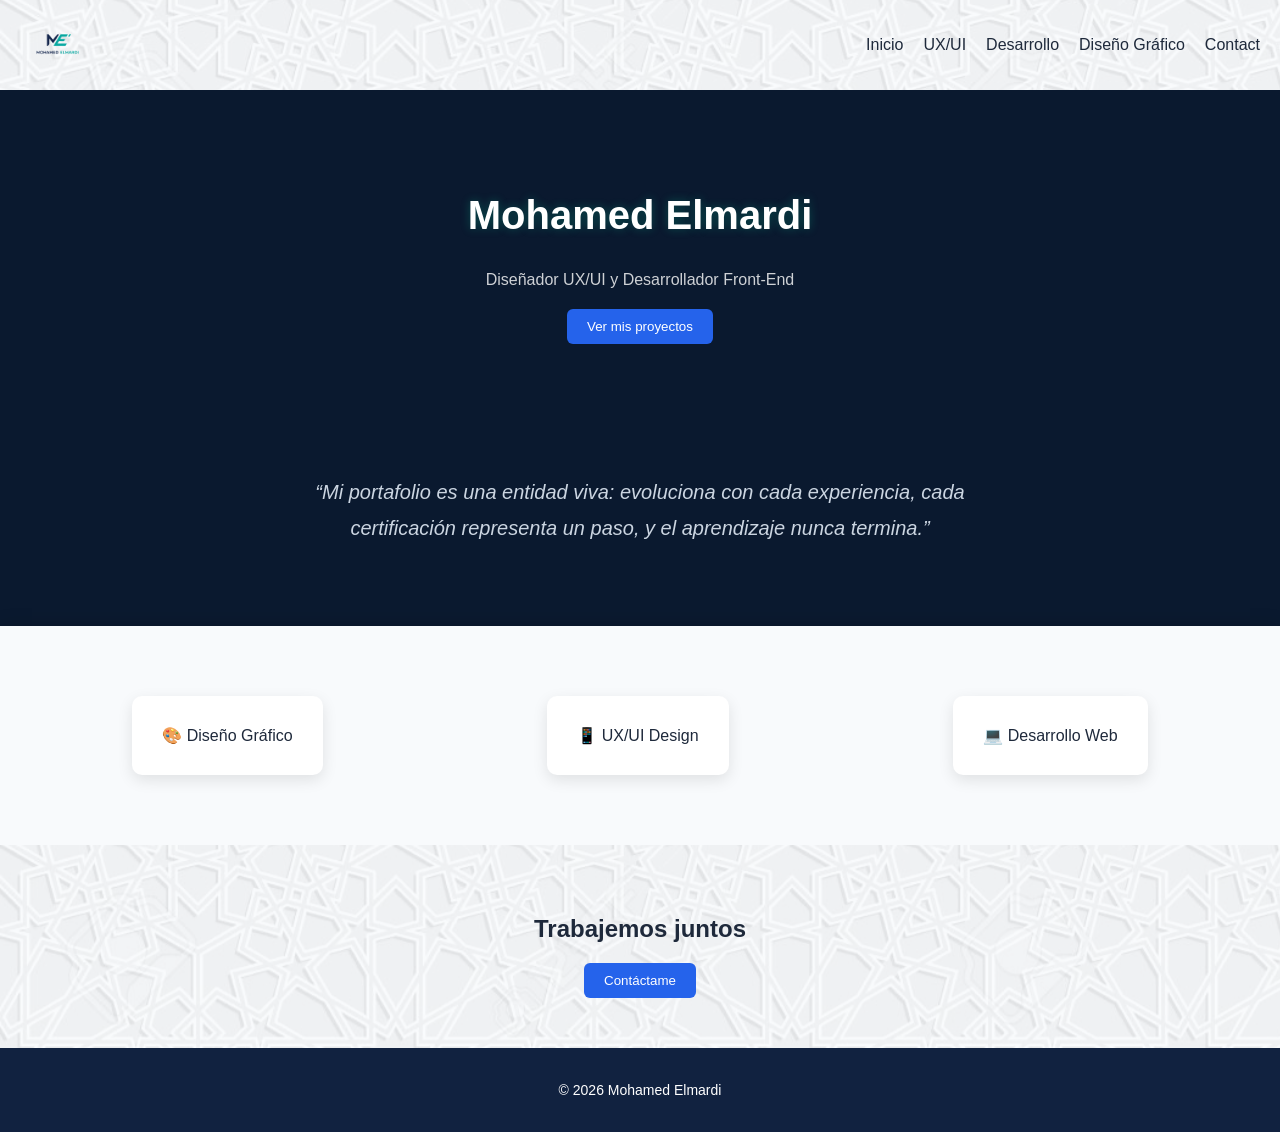
<file: index.html>
<!DOCTYPE html>
<html lang="en">
<head>
  <meta charset="UTF-8">
  <meta name="viewport" content="width=device-width, initial-scale=1.0">
  <title>Mohamed Elmardi</title>
  <link rel="stylesheet" href="style.css">
</head>

<body>

<header class="navbar">
  <img src="image/Logo-moderno.png" alt="logo" width="75">

  <div class="menu-toggle">☰</div>

<nav>
  <a href="index.html">Inicio</a>
  <a href="ux-ui.html">UX/UI</a>
  <a href="dev.html">Desarrollo</a>
  <a href="graphic.html">Diseño Gráfico</a>
  <a href="contact.html">Contact</a>
</nav>
</header>
<main>
<section class="hero">
  <div class="hero-text">
    <h1>Mohamed Elmardi</h1>
    <p>Diseñador UX/UI y Desarrollador Front-End</p>
    <a href="dev.html">
    <button>Ver mis proyectos</button>
    </a>
  </div>
</section>

<section class="portfolio-quote">
  <p>
    “Mi portafolio es una entidad viva:
    evoluciona con cada experiencia,
    cada certificación representa un paso,
    y el aprendizaje nunca termina.”
  </p>
</section>

<section class="services" id="services">

  <a href="graphic.html" class="card">
    🎨 Diseño Gráfico
  </a>

  <a href="ux-ui.html" class="card">
    📱 UX/UI Design
  </a>

  <a href="dev.html" class="card">
    💻 Desarrollo Web
  </a>

</section>

<section class="contact">
  <h2>Trabajemos juntos</h2>

  <a href="contact.html">
    <button>Contáctame</button>
  </a>
</section>
</main>


<footer class="footer">
  <p>© 2026 Mohamed Elmardi</p>
</footer>

<script>

const elements = document.querySelectorAll(".card");

const observer = new IntersectionObserver(entries => {
  entries.forEach(entry => {
    if(entry.isIntersecting){
      entry.target.classList.add("show");
    }
  });
});

elements.forEach(el => observer.observe(el));


// ===== mobile menu =====

const menuToggle = document.querySelector(".menu-toggle");
const nav = document.querySelector(".navbar nav");

if(menuToggle && nav){

  menuToggle.addEventListener("click", () => {
    nav.classList.toggle("active");
  });

}

</script>
</body>
</html>
</file>
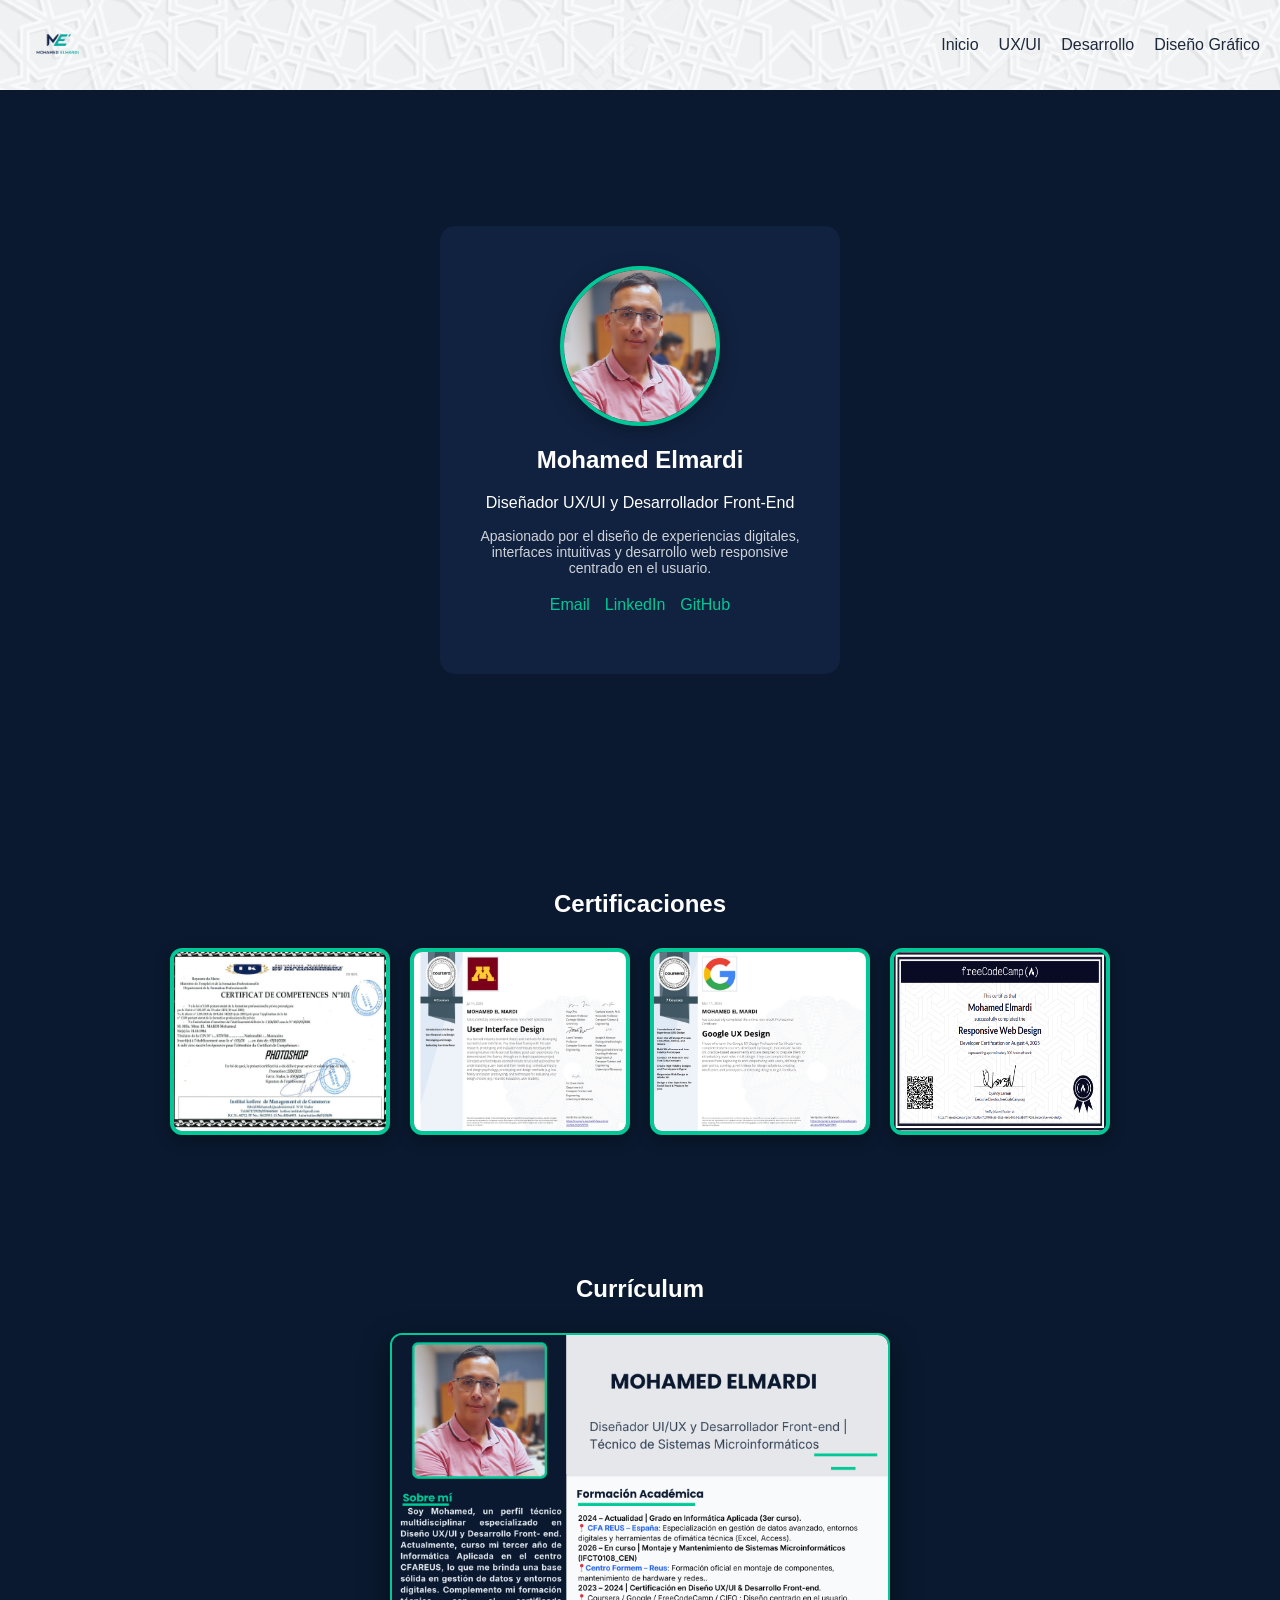
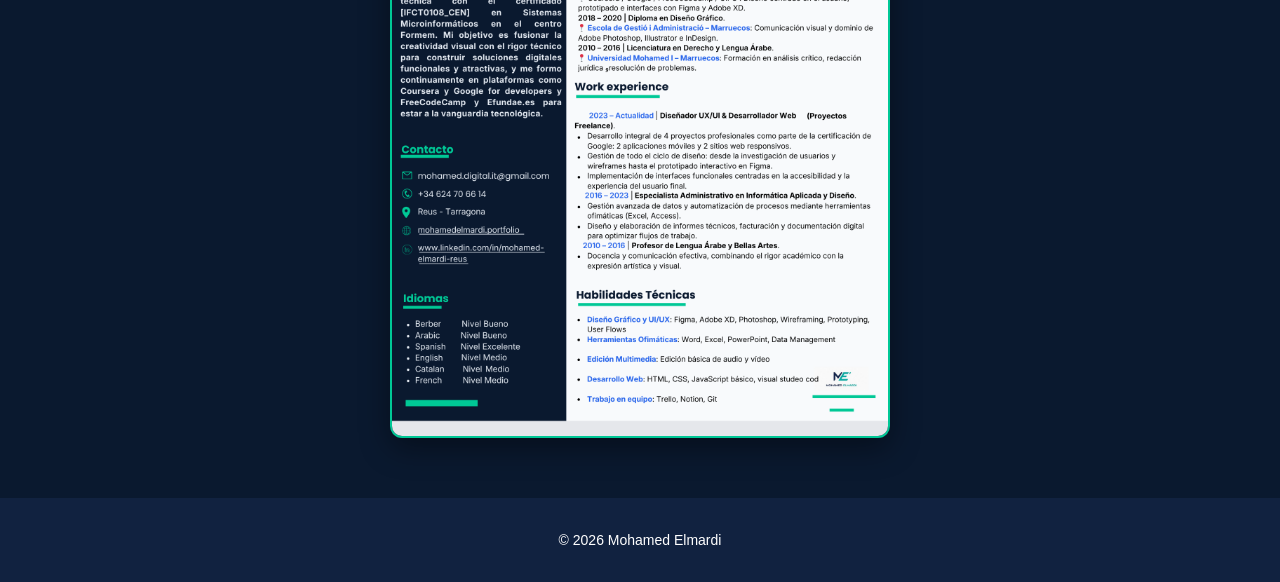
<file: contact.html>
<!DOCTYPE html>
<html lang="es">
<head>
  <meta charset="UTF-8">
  <meta name="viewport" content="width=device-width, initial-scale=1.0">
  <title>Contacto</title>
  <link rel="stylesheet" href="style.css">
</head>
<body>

<header class="navbar">
  <img src="image/Logo-moderno.png" alt="logo" width="75">

  <div class="menu-toggle">☰</div>

  <nav>
  <a href="index.html">Inicio</a>
  <a href="ux-ui.html">UX/UI</a>
  <a href="dev.html">Desarrollo</a>
  <a href="graphic.html">Diseño Gráfico</a>
</nav>
</header>

<section class="contact-page">

  <div class="contact-card">

    <img src="image/elmardi-pro.jpg" alt="Foto de Mohamed Elmardi">

    <h2>Mohamed Elmardi</h2>
    <p>Diseñador UX/UI y Desarrollador Front-End</p>

    <p class="contact-desc">
      Apasionado por el diseño de experiencias digitales,
      interfaces intuitivas y desarrollo web responsive
      centrado en el usuario.
    </p>

    <div class="contact-links">
      <a href="mailto:mohamed.digital.it@email.com">Email</a>
      <a href="https://www.linkedin.com/in/mohamed-elmardi-reus" target="_blank">LinkedIn</a>
      <a href="https://github.com/designmeddevlop" target="_blank">GitHub</a>
    </div>

  </div>

</section>

<section class="certifications">

  <h2>Certificaciones</h2>

  <div class="cert-grid">

    <img src="image/grafic-de-3.jpg"
         alt="Certificado UX"
         class="cert-img">

    <img src="image/ui-de-2.jpg"
         alt="Certificado UI"
         class="cert-img">

    <img src="image/ux-de-1.jpg"
         alt="Responsive Web Design"
         class="cert-img">

    <img src="image/cartafica-html.png"
         alt="Responsive Web Design"
         class="cert-img">     

  </div>

</section>

<section class="cv-preview">

  <h2>Currículum</h2>

  <img
    src="image/cv-elmardi.png"
    alt="CV Mohamed Elmardi"
    class="cert-img"
  >

</section>

<footer class="footer">
  <p>© 2026 Mohamed Elmardi</p>
</footer>

<script>
const elements = document.querySelectorAll(".card");

const observer = new IntersectionObserver(entries => {
  entries.forEach(entry => {
    if(entry.isIntersecting){
      entry.target.classList.add("show");
    }
  });
});

elements.forEach(el => observer.observe(el));

// ===== mobile menu =====

const menuToggle = document.querySelector(".menu-toggle");
const nav = document.querySelector(".navbar nav");

menuToggle.addEventListener("click", () => {
  nav.classList.toggle("active");
});
</script>
</body>
</html>
</file>
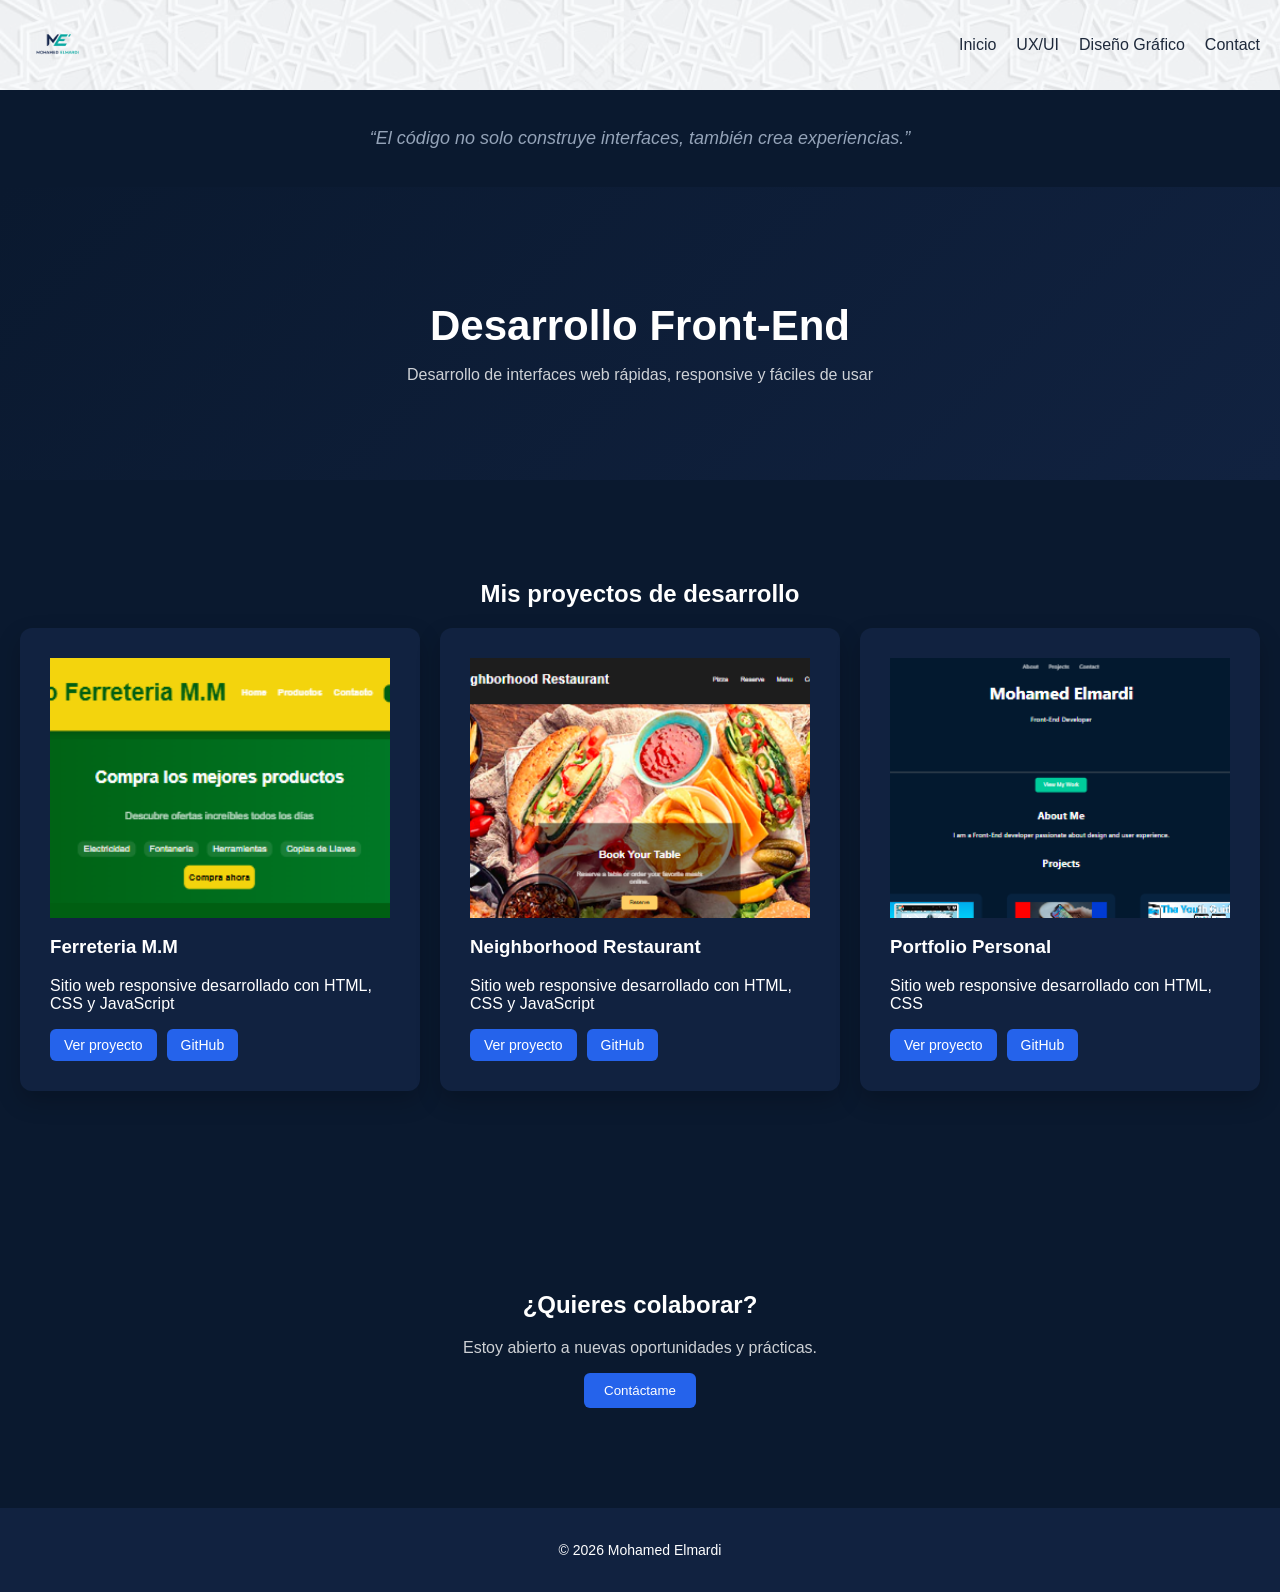
<file: dev.html>
<!DOCTYPE html>
<html lang="en">
<head>
  <meta charset="UTF-8">
  <meta name="viewport" content="width=device-width, initial-scale=1.0">
  <title>Development</title>
  <link rel="stylesheet" href="style.css">
</head>
<body>

<header class="navbar">
    <img src="image/Logo-moderno.png" alt="logo" width="75">

    <div class="menu-toggle">☰</div>

  <nav>
    <a href="index.html">Inicio</a>
    <a href="ux-ui.html">UX/UI</a>
    <a href="graphic.html">Diseño Gráfico</a>
    <a href="contact.html">Contact</a>
  </nav>
</header>
<section class="page-quote">
  <p>“El código no solo construye interfaces,
también crea experiencias.”</p>
</section>
  
<section class="page-hero">
<h1>Desarrollo Front-End</h1>
<p>Desarrollo de interfaces web rápidas, responsive y fáciles de usar</p>
</section>

<section class="projects">

  <h2 style="text-align:center;">Mis proyectos de desarrollo</h2>

  <div class="grid">

    <!-- Project 1 -->
     <div class="project card">
      <a href="https://designmeddevlop.github.io/brico-ferreteria-m-m/" target="_blank">
      <img src="image/brico-1.png" alt="Landing Page" loading="lazy">
      </a>
      <h3>Ferreteria M.M</h3>

      <p>Sitio web responsive desarrollado con HTML, CSS y JavaScript</p>

      <div class="project-buttons">
        <a href="https://github.com/designmeddevlop/brico-ferreteria-m-m" target="_blank">Ver proyecto</a>
        <a href="https://github.com/designmeddevlop" target="_blank">GitHub</a>
      </div>
    </div>
    

    <!-- Project 2 -->
     <div class="project card">
    <a href="https://designmeddevlop.github.io/Neighborhood-Restaurant/" target="_blank">
      <img src="image/restaurant-1.png" alt="JavaScript App" loading="lazy">
    </a>
      <h3>Neighborhood Restaurant</h3>

      <p>Sitio web responsive desarrollado con HTML, CSS y JavaScript</p>

      <div class="project-buttons">
        <a href="https://github.com/designmeddevlop/Neighborhood-Restaurant" target="_blank">Ver proyecto</a>
        <a href="https://github.com/designmeddevlop" target="_blank">GitHub</a>
      </div>
       </div>

    <!-- Project 3 -->
     <div class="project card">
    <a href="https://designmeddevlop.github.io/Multi-project-portfolio/" target="_blank">
      <img src="image/porta-1.png" alt="JavaScript App" loading="lazy">
    </a>
      <h3>Portfolio Personal</h3>

      <p>Sitio web responsive desarrollado con HTML, CSS</p>

      <div class="project-buttons">
        <a href="https://github.com/designmeddevlop/Multi-project-portfolio" target="_blank">Ver proyecto</a>
        <a href="https://github.com/designmeddevlop" target="_blank">GitHub</a>
      </div>
    </div>

  </div>

</section>

<section class="cta">
  <h2>¿Quieres colaborar?</h2>
  <p>Estoy abierto a nuevas oportunidades y prácticas.</p>
  <a href="contact.html">
  <button>Contáctame</button>
</a>
</section>

<footer class="footer">
  <p>© 2026 Mohamed Elmardi</p>
</footer>

<script>
const elements = document.querySelectorAll(".card");

const observer = new IntersectionObserver(entries => {
  entries.forEach(entry => {
    if(entry.isIntersecting){
      entry.target.classList.add("show");
    }
  });
});

elements.forEach(el => observer.observe(el));

// ===== mobile menu =====

const menuToggle = document.querySelector(".menu-toggle");
const nav = document.querySelector(".navbar nav");

menuToggle.addEventListener("click", () => {
  nav.classList.toggle("active");
});
</script>

</body>
</html>
</file>
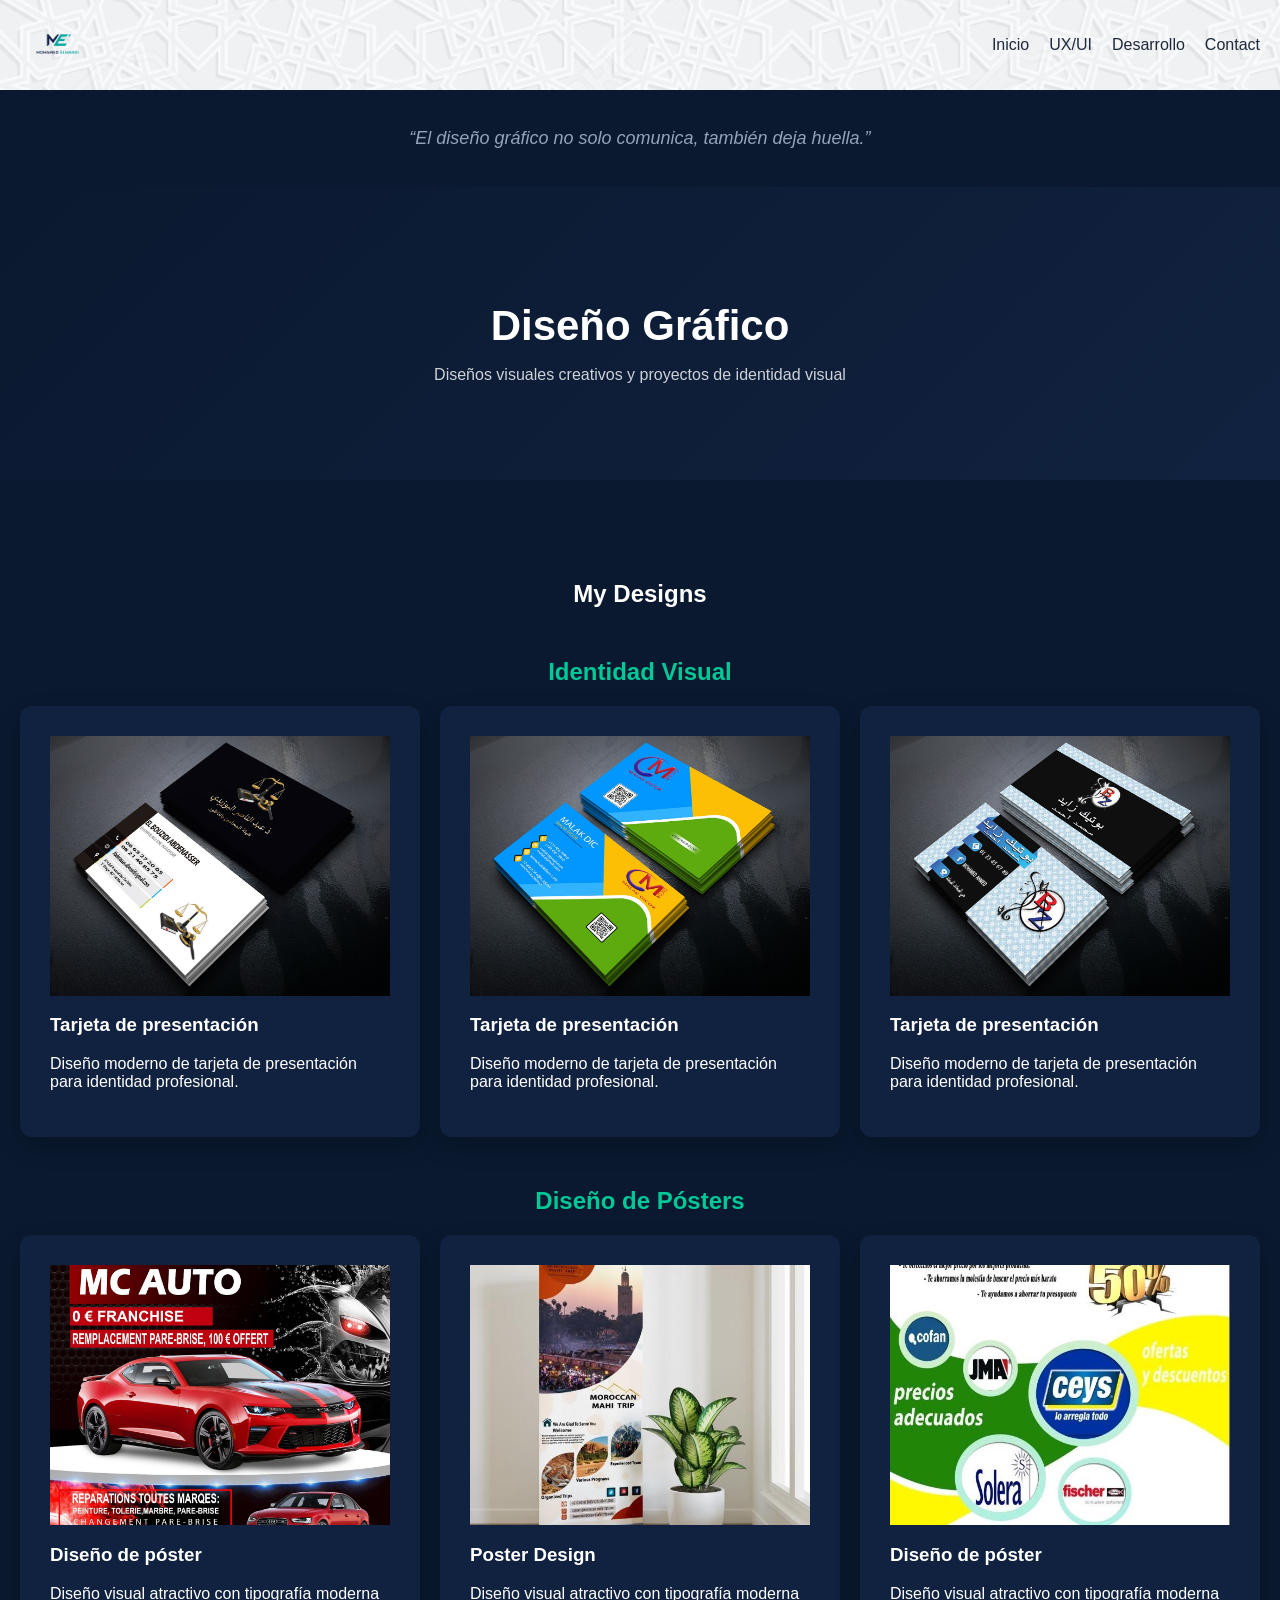
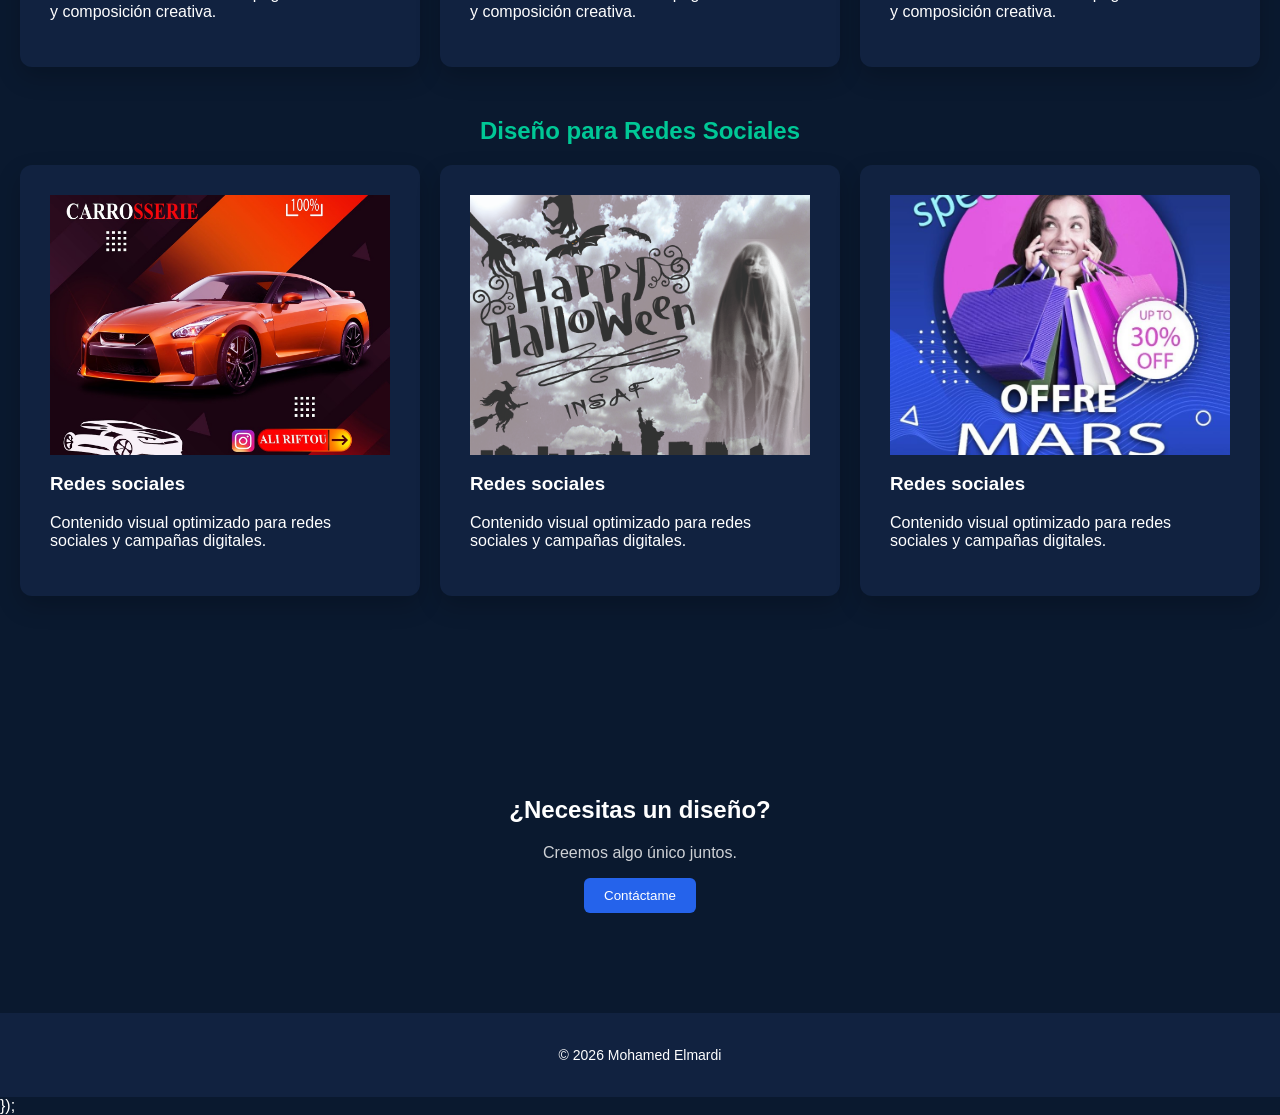
<file: graphic.html>
<!DOCTYPE html>
<html lang="en">
<head>
  <meta charset="UTF-8">
  <meta name="viewport" content="width=device-width, initial-scale=1.0">
  <title>Diseño Gráfico</title>
  <link rel="stylesheet" href="style.css">
</head>
<body>

<header class="navbar">
    <img src="image/Logo-moderno.png" alt="logo" width="75">

    <div class="menu-toggle">☰</div>


  <nav>
    <a href="index.html">Inicio</a>
    <a href="ux-ui.html">UX/UI</a>
    <a href="dev.html">Desarrollo</a>
    <a href="contact.html">Contact</a>
  </nav>
</header>
<section class="page-quote">
  <p>“El diseño gráfico no solo comunica,
también deja huella.”</p>
</section>
<section class="page-hero">
  <h1>Diseño Gráfico</h1>
  <p>Diseños visuales creativos y proyectos de identidad visual</p>
</section>

<section class="projects">

  <h2 style="text-align:center;">My Designs</h2>
  <h3 class="section-subtitle">Identidad Visual</h3>

  <div class="grid">

    <!-- Design 1 -->
    <div class="project card">
      <img src="image/card-bou-1.jpg" alt="Branding Design">

      <h3>Tarjeta de presentación</h3>

      <p>Diseño moderno de tarjeta de presentación para identidad profesional.</p>
    </div>

    <!-- Design 2 -->
    <div class="project card">
      <img src="image/card-mala.jpg" alt="Branding Design">

      <h3>Tarjeta de presentación</h3>

      <p>Diseño moderno de tarjeta de presentación para identidad profesional.</p>
    </div>

    <!-- Design 3 -->
    <div class="project card">
      <img src="image/card-mus-1.jpg" alt="Branding Design">

      <h3>Tarjeta de presentación</h3>

      <p>Diseño moderno de tarjeta de presentación para identidad profesional.</p>
    </div>

  </div>
  
  <h3 class="section-subtitle">Diseño de Pósters</h3>

  <div class="grid">

    <!-- Design 1 -->
    <div class="project card">
      <img src="image/poster-1.jpg" alt="Poster Design">

      <h3>Diseño de póster</h3>

      <p>Diseño visual atractivo con tipografía moderna y composición creativa.</p>
    </div>

    <!-- Design 2 -->
    <div class="project card">
      <img src="image/poster-4.jpg" alt="Poster Design">

      <h3>Poster Design</h3>

      <p>Diseño visual atractivo con tipografía moderna y composición creativa.</p>
    </div>

    <!-- Design 3 -->
    <div class="project card">
      <img src="image/poster-3.jpg" alt="Poster Design">

      <h3>Diseño de póster</h3>

      <p>Diseño visual atractivo con tipografía moderna y composición creativa.</p>
    </div>

  </div>

  <h3 class="section-subtitle">Diseño para Redes Sociales</h3>

  <div class="grid">

    <!-- Design 1 -->
    <div class="project card">
      <img src="image/social-1.jpg" alt="Social Media Design">

      <h3>Redes sociales</h3>

      <p>Contenido visual optimizado para redes sociales y campañas digitales.</p>
    </div>

    <!-- Design 2 -->
    <div class="project card">
      <img src="image/social-2.jpg" alt="Social Media Design">

      <h3>Redes sociales</h3>

      <p>Contenido visual optimizado para redes sociales y campañas digitales.</p>
    </div>

    <!-- Design 3 -->
    <div class="project card">
      <img src="image/social-3.jpg" alt="Social Media Design">

      <h3>Redes sociales</h3>

      <p>Contenido visual optimizado para redes sociales y campañas digitales.</p>
    </div>

  </div>

</section>

<section class="cta">
  <h2>¿Necesitas un diseño?</h2>
  <p>Creemos algo único juntos.</p>

  <a href="contact.html">
  <button>Contáctame</button>
</a>
</section>

<div class="image-modal" id="imageModal">
  <span class="close-modal">&times;</span>

  <img class="modal-content" id="modalImage">
</div>

<footer class="footer">
  <p>© 2026 Mohamed Elmardi</p>
</footer>



<script>

const modal = document.getElementById("imageModal");

const modalImg =
document.getElementById("modalImage");

const images =
document.querySelectorAll(".project img");

const closeBtn =
document.querySelector(".close-modal");

images.forEach(image => {

  image.addEventListener("click", () => {

    modal.style.display = "block";

    modalImg.src = image.src;

  });

});

closeBtn.addEventListener("click", () => {

  modal.style.display = "none";

});

modal.addEventListener("click", (e) => {

  if(e.target === modal){

    modal.style.display = "none";

  }

});

</script>
<script>
const elements = document.querySelectorAll(".card");

const observer = new IntersectionObserver(entries => {
  entries.forEach(entry => {
    if(entry.isIntersecting){
      entry.target.classList.add("show");
    }
  });
});

elements.forEach(el => observer.observe(el));

// ===== mobile menu =====

const menuToggle = document.querySelector(".menu-toggle");
const nav = document.querySelector(".navbar nav");

menuToggle.addEventListener("click", () => {
  nav.classList.toggle("active");
});
</script>

</body>
</html>

});

</script>


</body>
</html>
</file>
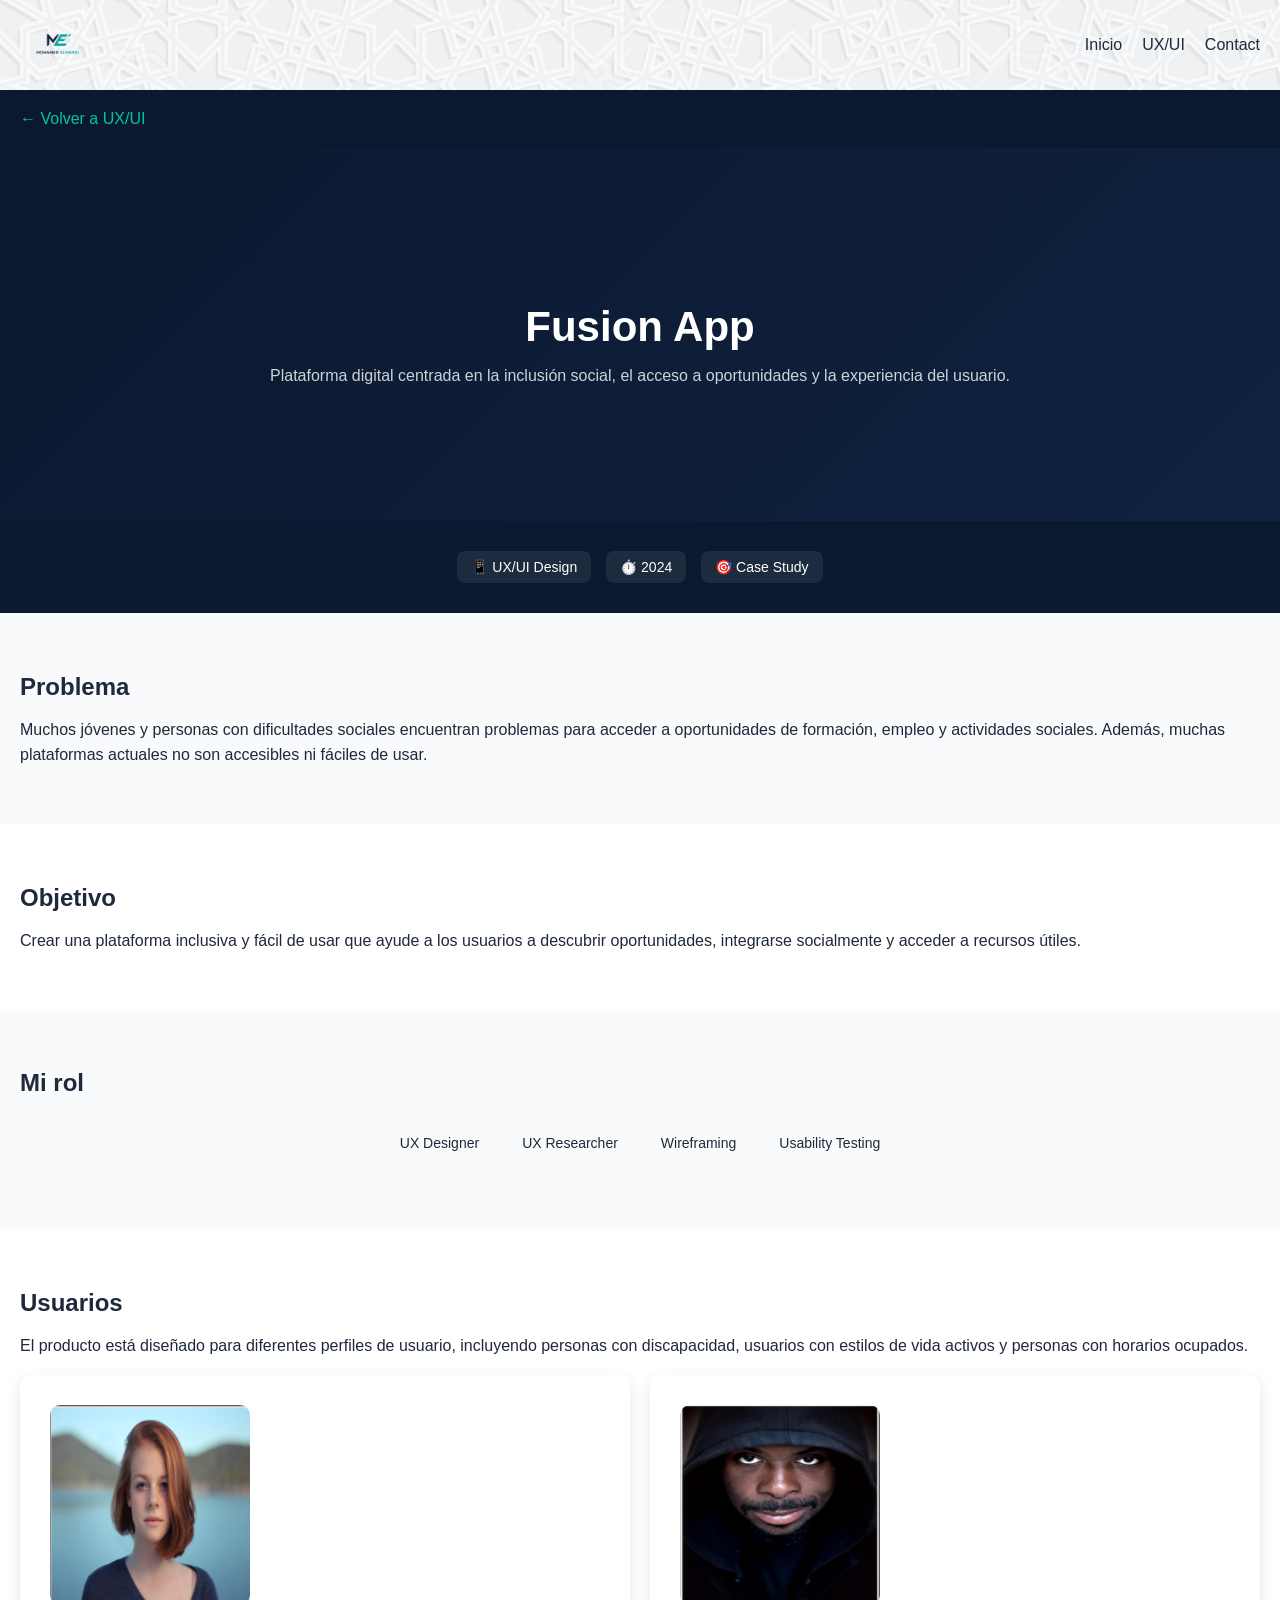
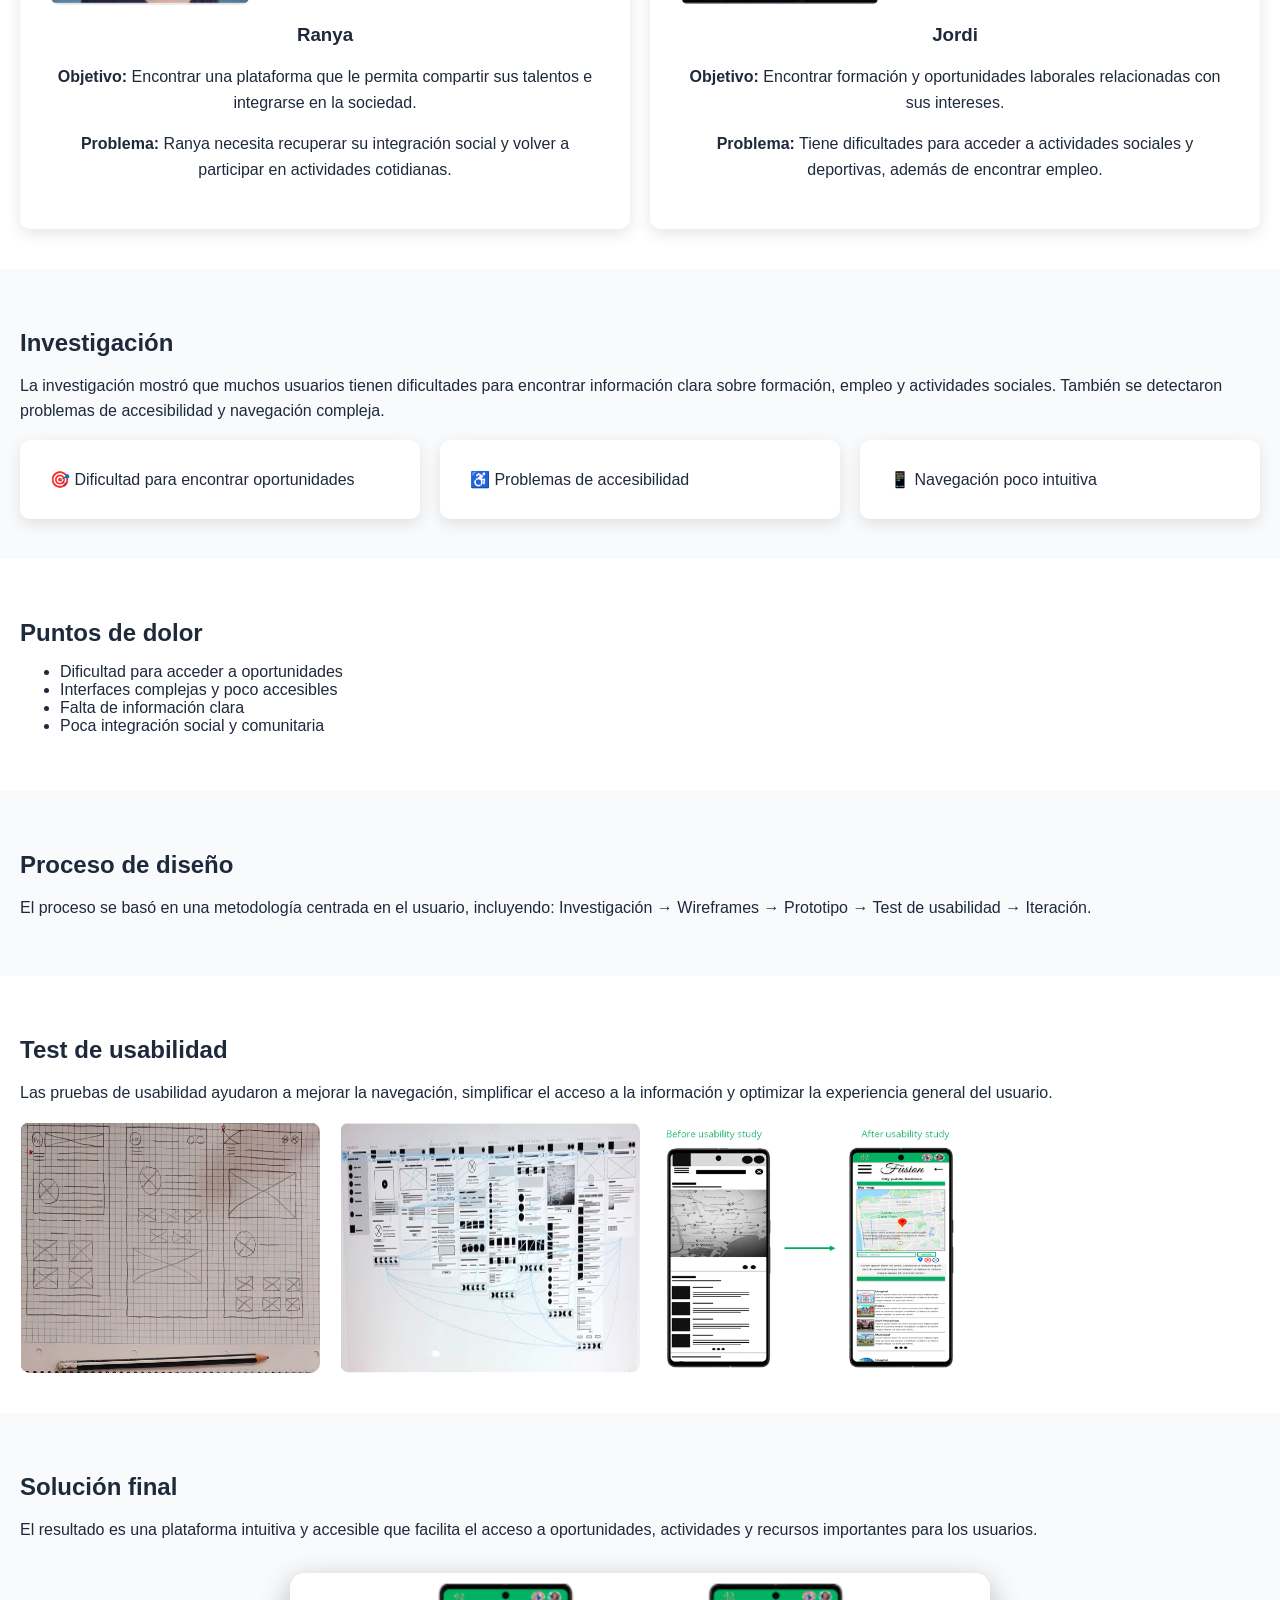
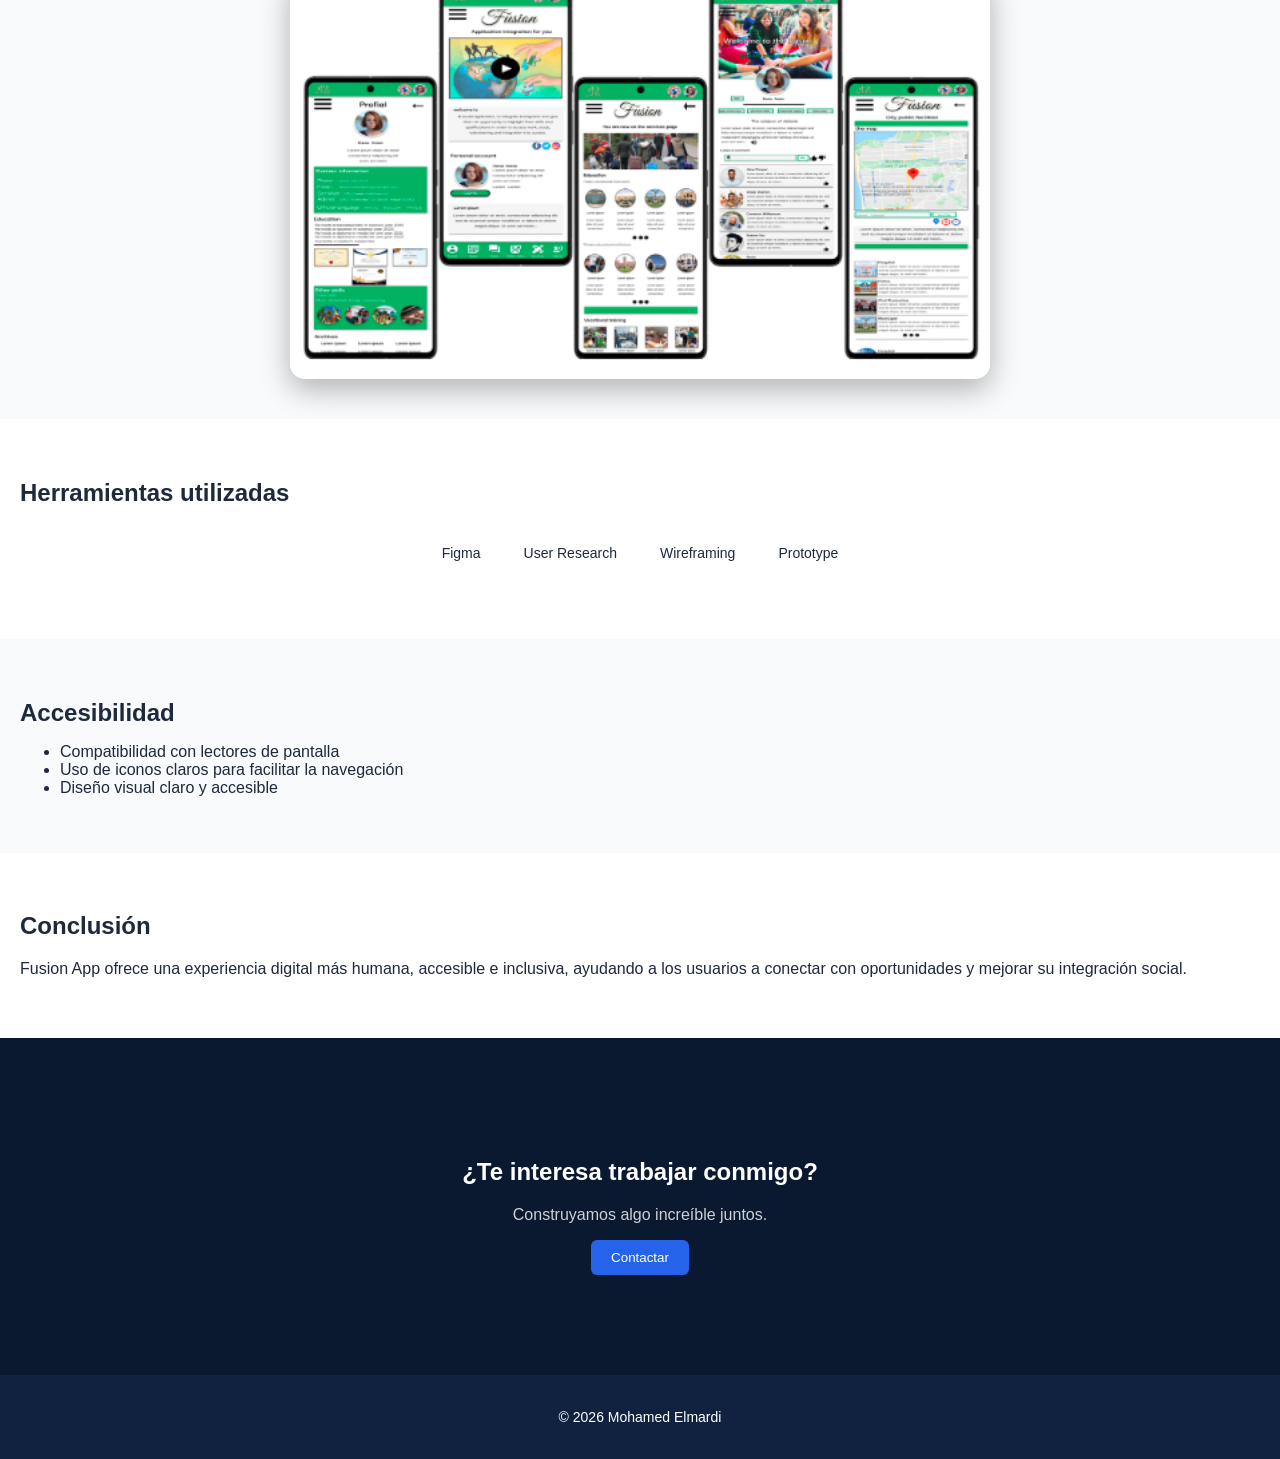
<file: project1.html>
<!DOCTYPE html>
<html lang="es">
<head>
  <meta charset="UTF-8">
  <meta name="viewport" content="width=device-width, initial-scale=1.0">
  <title>Fusion</title>
  <link rel="stylesheet" href="style.css">
</head>
<body>

<header class="navbar">
  <img src="image/Logo-moderno.png" alt="logo" width="75">

  <div class="menu-toggle">☰</div>

  <nav>
    <a href="index.html">Inicio</a>
    <a href="ux-ui.html">UX/UI</a>
    <a href="contact.html">Contact</a>
  </nav>
</header>

  <a href="ux-ui.html" class="back-btn">← Volver a UX/UI</a>

<section class="project-hero">
<h1>Fusion App</h1>
<p>
Plataforma digital centrada en la inclusión social, el acceso a oportunidades y la experiencia del usuario.
</p>
</section>

<div class="project-meta">
  <span>📱 UX/UI Design</span>
  <span>⏱️ 2024</span>
  <span>🎯 Case Study</span>
</div>

<section class="section">
   <h2>Problema</h2>
<p>
Muchos jóvenes y personas con dificultades sociales encuentran problemas para acceder
a oportunidades de formación, empleo y actividades sociales.
Además, muchas plataformas actuales no son accesibles ni fáciles de usar.
</p>
</section>

<section class="section">
  <h2>Objetivo</h2>
<p>
Crear una plataforma inclusiva y fácil de usar que ayude a los usuarios
a descubrir oportunidades, integrarse socialmente y acceder a recursos útiles.
</p>
</section>

<section class="section">
  <h2>Mi rol</h2>
  <div class="project-meta">
  <span>UX Designer</span>
  <span>UX Researcher</span>
  <span>Wireframing</span>
  <span>Usability Testing</span>
</div>
</section>

<section class="section">
  <h2>Usuarios</h2>
<p>
El producto está diseñado para diferentes perfiles de usuario, incluyendo personas con discapacidad,
usuarios con estilos de vida activos y personas con horarios ocupados.
</p>
  <div class="grid">

    <div class="card persona">
      <img src="image/Rania1.png" alt="Ranya">
      <h3>Ranya</h3>
      <p><strong>Objetivo:</strong> Encontrar una plataforma que le permita compartir sus talentos e integrarse en la sociedad.</p>

      <p><strong>Problema:</strong> Ranya necesita recuperar su integración social y volver a participar en actividades cotidianas.</p>
    </div>

    <div class="card persona">
      <img src="image/Jordi1.png" alt="Jordi">
      <h3>Jordi</h3>
      <p><strong>Objetivo:</strong> Encontrar formación y oportunidades laborales relacionadas con sus intereses.</p>

      <p><strong>Problema:</strong> Tiene dificultades para acceder a actividades sociales y deportivas, además de encontrar empleo.</p>
    </div>

  </div>
</section>

<section class="section">
<h2>Investigación</h2>
<p>
La investigación mostró que muchos usuarios tienen dificultades para encontrar
información clara sobre formación, empleo y actividades sociales.
También se detectaron problemas de accesibilidad y navegación compleja.
</p>

  <div class="grid">
    <div class="card">🎯 Dificultad para encontrar oportunidades</div>
    <div class="card">♿ Problemas de accesibilidad</div>
    <div class="card">📱 Navegación poco intuitiva</div>
  </div>

</section>

<section class="section">
  <h2>Puntos de dolor</h2>
<ul>
  <li>Dificultad para acceder a oportunidades</li>
  <li>Interfaces complejas y poco accesibles</li>
  <li>Falta de información clara</li>
  <li>Poca integración social y comunitaria</li>
</ul>
</section>

<section class="section">
  <h2>Proceso de diseño</h2>
<p>
El proceso se basó en una metodología centrada en el usuario, incluyendo:
Investigación → Wireframes → Prototipo → Test de usabilidad → Iteración.
</p>
</section>

<section class="section">
  <h2>Test de usabilidad</h2>
<p>
Las pruebas de usabilidad ayudaron a mejorar la navegación,
simplificar el acceso a la información y optimizar la experiencia general del usuario.
</p>

  <div class="image-grid">
    <img src="image/wer1.png" alt="Wireframe design">
    <img src="image/wer3.png" alt="Wireframe design">
    <img src="image/wer2.png" alt="Wireframe design">
  </div>
</section>

  <section class="section">
  <h2>Solución final</h2>
<p>
El resultado es una plataforma intuitiva y accesible que facilita
el acceso a oportunidades, actividades y recursos importantes para los usuarios.
</p>
  <img src="image/finpro2.png" alt="Final Design" class="final-design">
</section>

<section class="section">
 <h2>Herramientas utilizadas</h2>

 <div class="project-meta">
  <span>Figma</span>
  <span>User Research</span>
  <span>Wireframing</span>
  <span>Prototype</span>
</div>
</section>

<section class="section">
  <h2>Accesibilidad</h2>
<ul>
  <li>Compatibilidad con lectores de pantalla</li>
  <li>Uso de iconos claros para facilitar la navegación</li>
  <li>Diseño visual claro y accesible</li>
</ul>
</section>

<section class="section">
  <h2>Conclusión</h2>
<p>
Fusion App ofrece una experiencia digital más humana,
accesible e inclusiva, ayudando a los usuarios a conectar
con oportunidades y mejorar su integración social.
</p>
</section>

<section class="cta">
  <h2>¿Te interesa trabajar conmigo?</h2>
  <p>Construyamos algo increíble juntos.</p>
  <a href="contact.html">
    <button>Contactar</button>
  </a>
</section>

<footer class="footer">
  <p>© 2026 Mohamed Elmardi</p>
</footer>

<script>
const elements = document.querySelectorAll(".card");

const observer = new IntersectionObserver(entries => {
  entries.forEach(entry => {
    if(entry.isIntersecting){
      entry.target.classList.add("show");
    }
  });
});

elements.forEach(el => observer.observe(el));

// ===== mobile menu =====

const menuToggle = document.querySelector(".menu-toggle");
const nav = document.querySelector(".navbar nav");

menuToggle.addEventListener("click", () => {
  nav.classList.toggle("active");
});
</script>
</body>
</html>
</file>
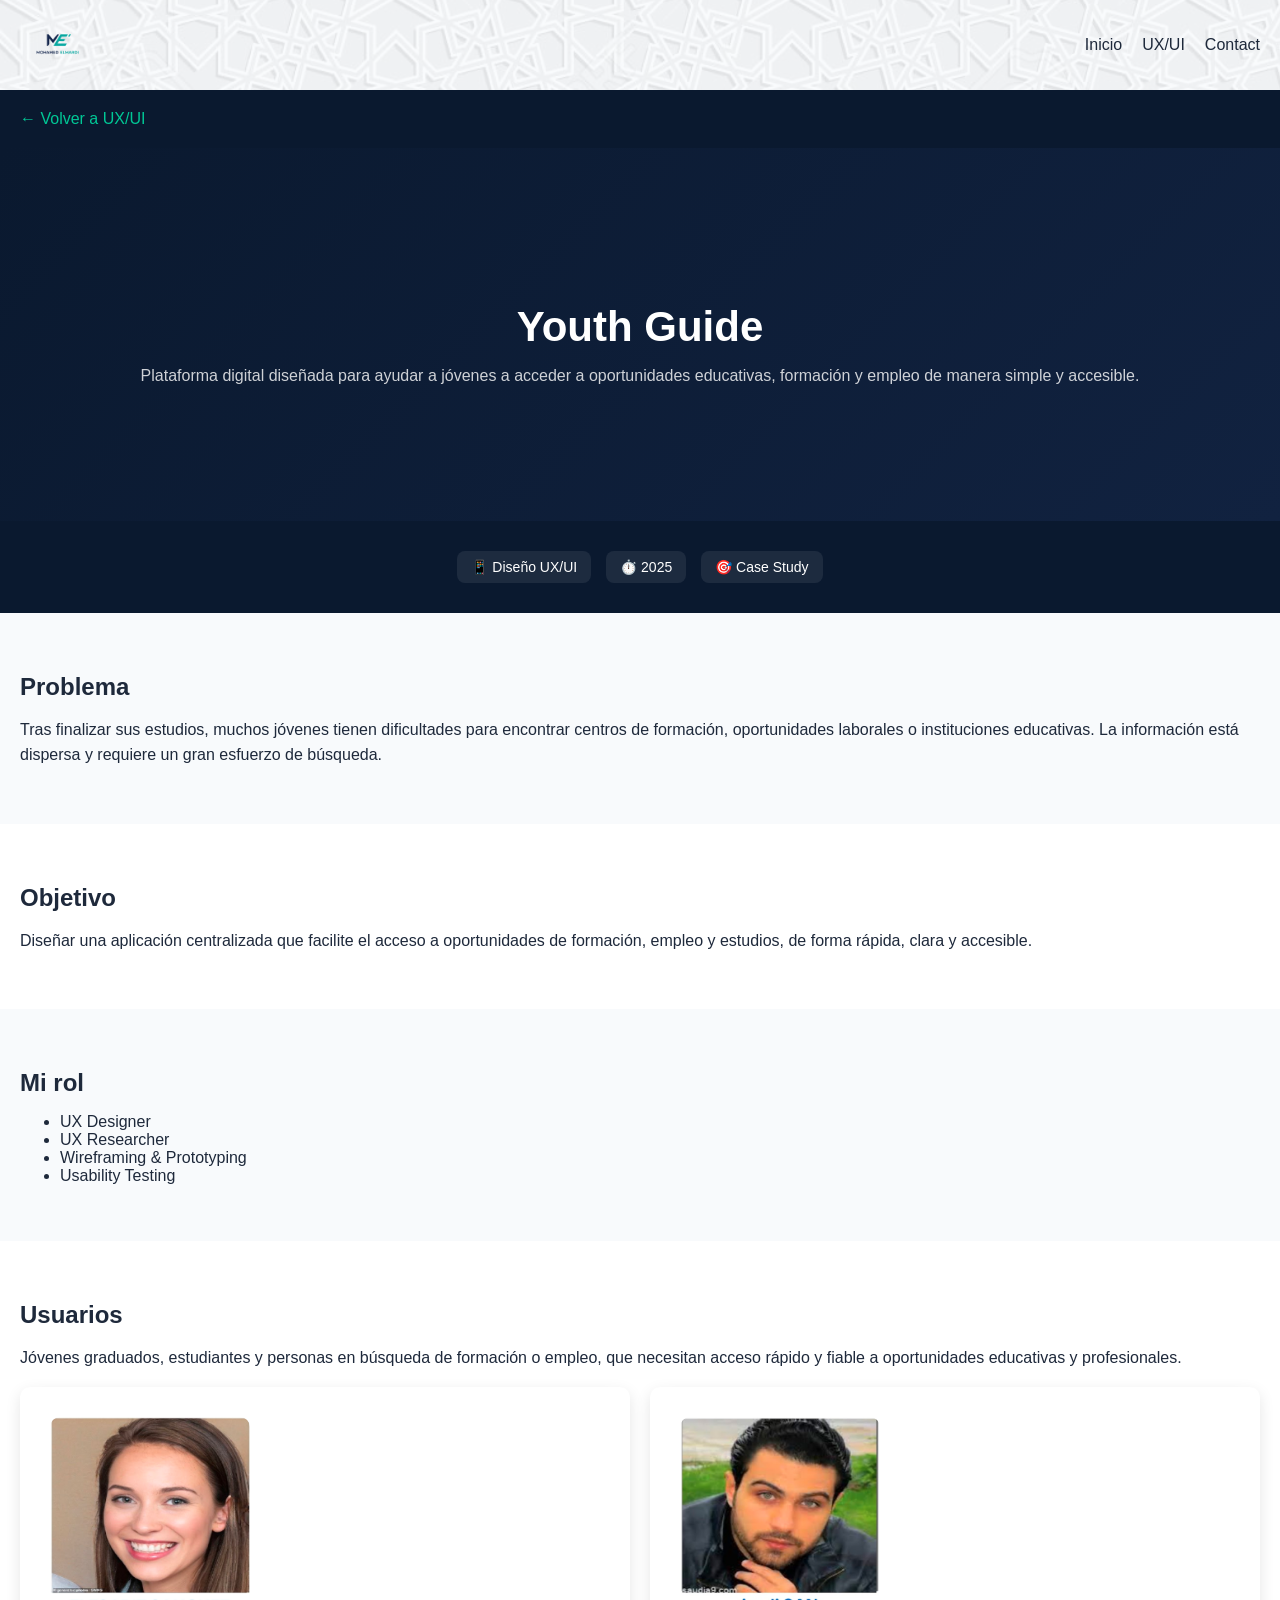
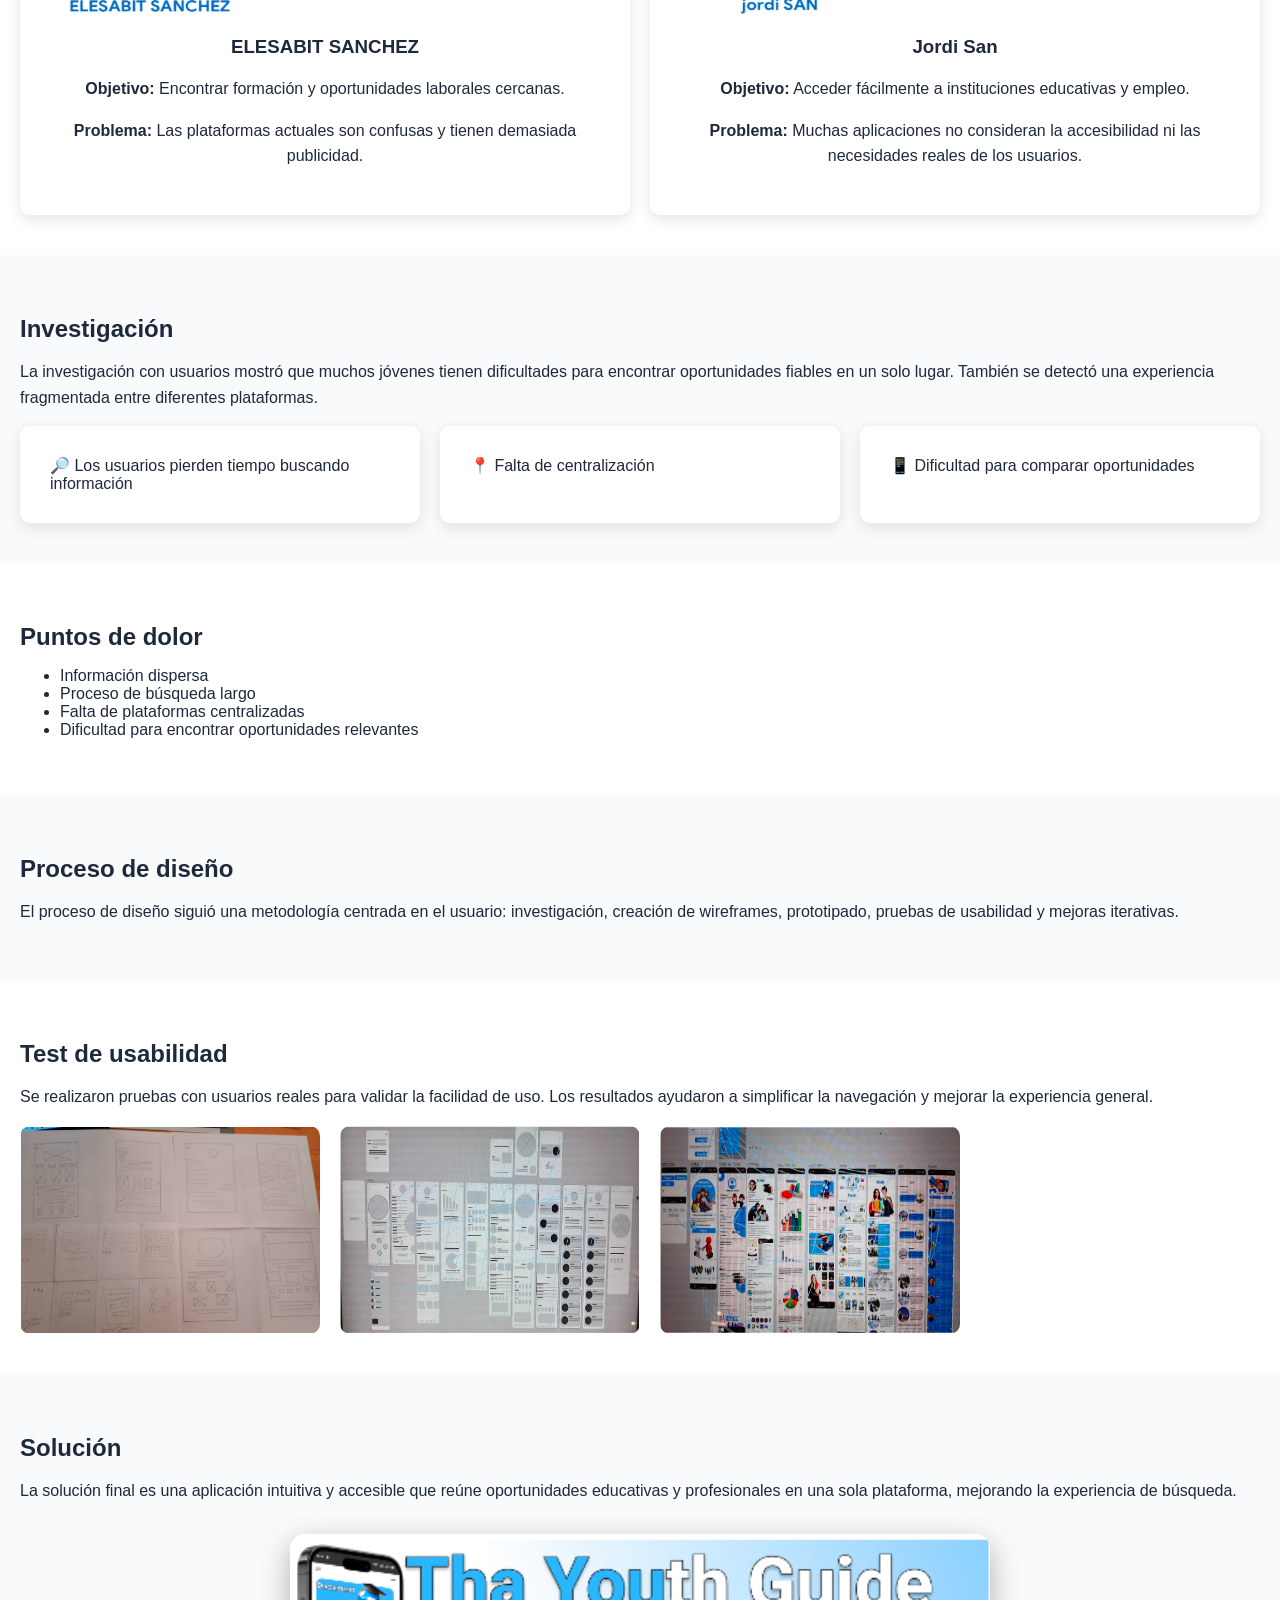
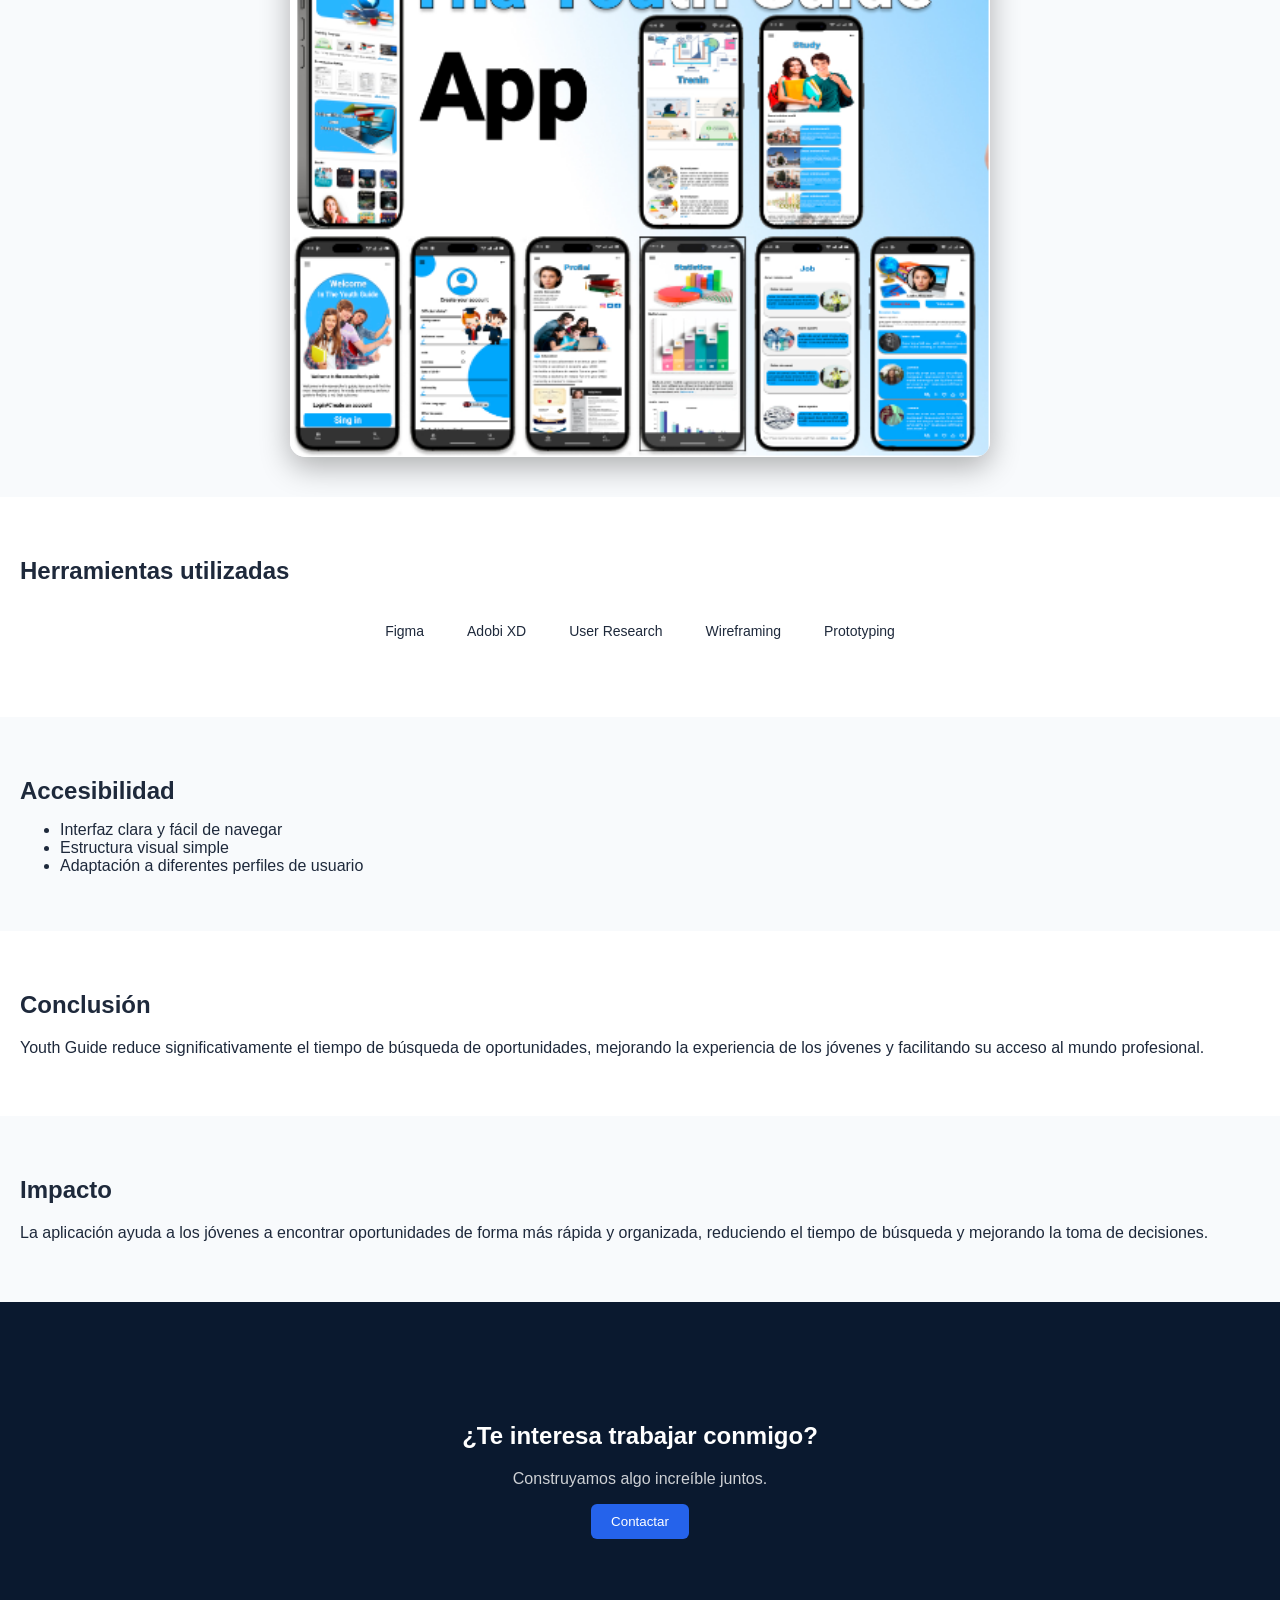
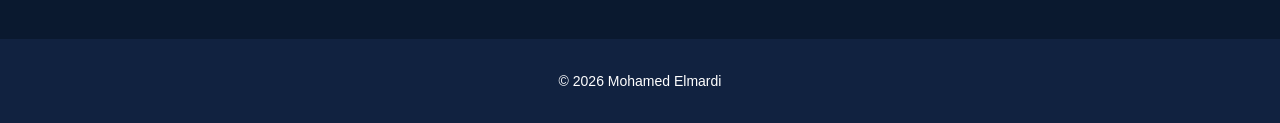
<file: project2.html>
<!DOCTYPE html>
<html lang="es">
<head>
  <meta charset="UTF-8">
  <meta name="viewport" content="width=device-width, initial-scale=1.0">
  <title>Youth Guide</title>
  <link rel="stylesheet" href="style.css">
</head>
<body>

<header class="navbar">
  <img src="image/Logo-moderno.png" alt="logo" width="75">

  <div class="menu-toggle">☰</div>

  <nav>
    <a href="index.html">Inicio</a>
    <a href="ux-ui.html">UX/UI</a>
    <a href="contact.html">Contact</a>
  </nav>
</header>

  <a href="ux-ui.html" class="back-btn">← Volver a UX/UI</a>

<section class="project-hero">
 <h1>Youth Guide</h1>
<p>
Plataforma digital diseñada para ayudar a jóvenes a acceder
a oportunidades educativas, formación y empleo de manera simple y accesible.
</p>
</section>

<div class="project-meta">
  <span>📱 Diseño UX/UI</span>
  <span>⏱️ 2025</span>
  <span>🎯 Case Study</span>
</div>

<section class="section">
   <h2>Problema</h2>
<p>
Tras finalizar sus estudios, muchos jóvenes tienen dificultades para encontrar centros de formación,
oportunidades laborales o instituciones educativas. La información está dispersa y requiere un gran esfuerzo de búsqueda.
</p>
</section>

<section class="section">
 <h2>Objetivo</h2>
<p>
Diseñar una aplicación centralizada que facilite el acceso a oportunidades de formación, empleo y estudios,
de forma rápida, clara y accesible.
</p>
</section>

<section class="section">
  <h2>Mi rol</h2>
  <ul>
  <li>UX Designer</li>
  <li>UX Researcher</li>
  <li>Wireframing & Prototyping</li>
  <li>Usability Testing</li>
</ul>
</section>

<section class="section">
<h2>Usuarios</h2>
<p>
Jóvenes graduados, estudiantes y personas en búsqueda de formación o empleo,
que necesitan acceso rápido y fiable a oportunidades educativas y profesionales.
</p>
  <div class="grid">

    <div class="card persona">
      <img src="image/elesabith1.png" alt="Ranya">
      <h3>ELESABIT SANCHEZ</h3>
      <p><strong>Objetivo:</strong> Encontrar formación y oportunidades laborales cercanas.</p>

      <p><strong>Problema:</strong> Las plataformas actuales son confusas y tienen demasiada publicidad.</p>
    </div>

    <div class="card persona">
      <img src="image/jordi-san1.png" alt="Jordi">
      <h3>Jordi San</h3>
      <p><strong>Objetivo:</strong> Acceder fácilmente a instituciones educativas y empleo.</p>

      <p><strong>Problema:</strong> Muchas aplicaciones no consideran la accesibilidad ni las necesidades reales de los usuarios.</p>
    </div>

  </div>
</section>

<section class="section">
 <h2>Investigación</h2>
<p>
La investigación con usuarios mostró que muchos jóvenes tienen dificultades
para encontrar oportunidades fiables en un solo lugar.
También se detectó una experiencia fragmentada entre diferentes plataformas.
</p>

  <div class="grid">
    <div class="card">🔎 Los usuarios pierden tiempo buscando información</div>
    <div class="card">📍 Falta de centralización</div>
    <div class="card">📱 Dificultad para comparar oportunidades</div>
  </div>

</section>

<section class="section">
 <h2>Puntos de dolor</h2>
<ul>
  <li>Información dispersa</li>
  <li>Proceso de búsqueda largo</li>
  <li>Falta de plataformas centralizadas</li>
  <li>Dificultad para encontrar oportunidades relevantes</li>
</ul>
</section>

<section class="section">
<h2>Proceso de diseño</h2>
<p>
El proceso de diseño siguió una metodología centrada en el usuario:
investigación, creación de wireframes, prototipado,
pruebas de usabilidad y mejoras iterativas.
</p>
</section>

<section class="section">
 <h2>Test de usabilidad</h2>
<p>
Se realizaron pruebas con usuarios reales para validar la facilidad de uso.
Los resultados ayudaron a simplificar la navegación y mejorar la experiencia general.
</p>

  <div class="image-grid">
    <img src="image/wer1p2.png" alt="Wireframe design">
    <img src="image/wer2p2.png" alt="Wireframe design">
    <img src="image/wer3p2.png" alt="Wireframe design">
  </div>
</section>

  <section class="section">
  <h2>Solución</h2>
<p>
La solución final es una aplicación intuitiva y accesible
que reúne oportunidades educativas y profesionales
en una sola plataforma, mejorando la experiencia de búsqueda.
</p>
  <img src="image/final-pro-p2.png" alt="Final Design" class="final-design">
</section>
<section class="section">
<h2>Herramientas utilizadas</h2>

<div class="project-meta">
  <span>Figma</span>
  <span>Adobi XD</span>
  <span>User Research</span>
  <span>Wireframing</span>
  <span>Prototyping</span>
</div>
</section>

<section class="section">
 <h2>Accesibilidad</h2>
<ul>
  <li>Interfaz clara y fácil de navegar</li>
  <li>Estructura visual simple</li>
  <li>Adaptación a diferentes perfiles de usuario</li>
</ul>
</section>

<section class="section">
<h2>Conclusión</h2>
<p>
Youth Guide reduce significativamente el tiempo de búsqueda de oportunidades,
mejorando la experiencia de los jóvenes y facilitando su acceso al mundo profesional.
</p>
</section>

<section class="section">
  <h2>Impacto</h2>
  <p>
La aplicación ayuda a los jóvenes a encontrar oportunidades
de forma más rápida y organizada,
reduciendo el tiempo de búsqueda y mejorando la toma de decisiones.
</p>
</section>


<section class="cta">
  <h2>¿Te interesa trabajar conmigo?</h2>
<p>Construyamos algo increíble juntos.</p>
  <a href="index.html">
    <button>Contactar</button>
  </a>
</section>



<footer class="footer">
  <p>© 2026 Mohamed Elmardi</p>
</footer>

<script>
const elements = document.querySelectorAll(".card");

const observer = new IntersectionObserver(entries => {
  entries.forEach(entry => {
    if(entry.isIntersecting){
      entry.target.classList.add("show");
    }
  });
});

elements.forEach(el => observer.observe(el));

// ===== mobile menu =====

const menuToggle = document.querySelector(".menu-toggle");
const nav = document.querySelector(".navbar nav");

menuToggle.addEventListener("click", () => {
  nav.classList.toggle("active");
});
</script>
</body>
</html>
</file>
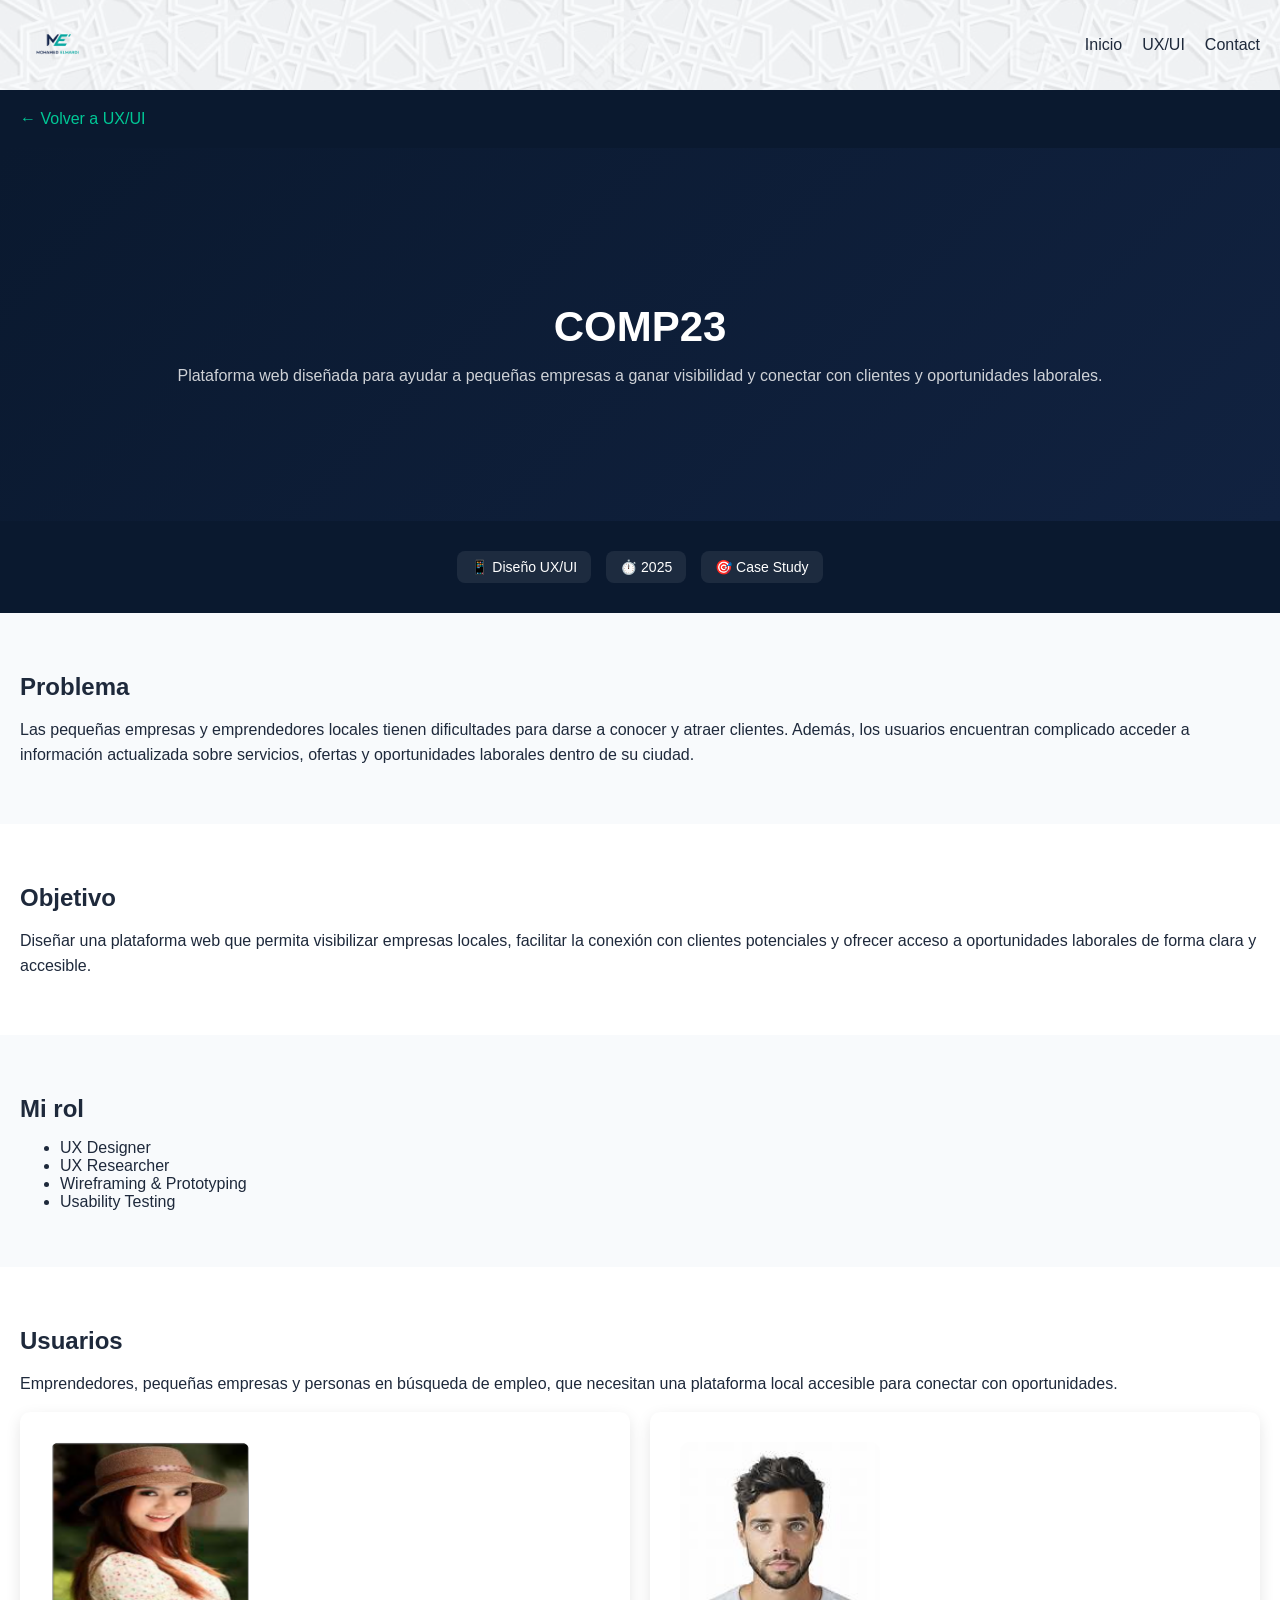
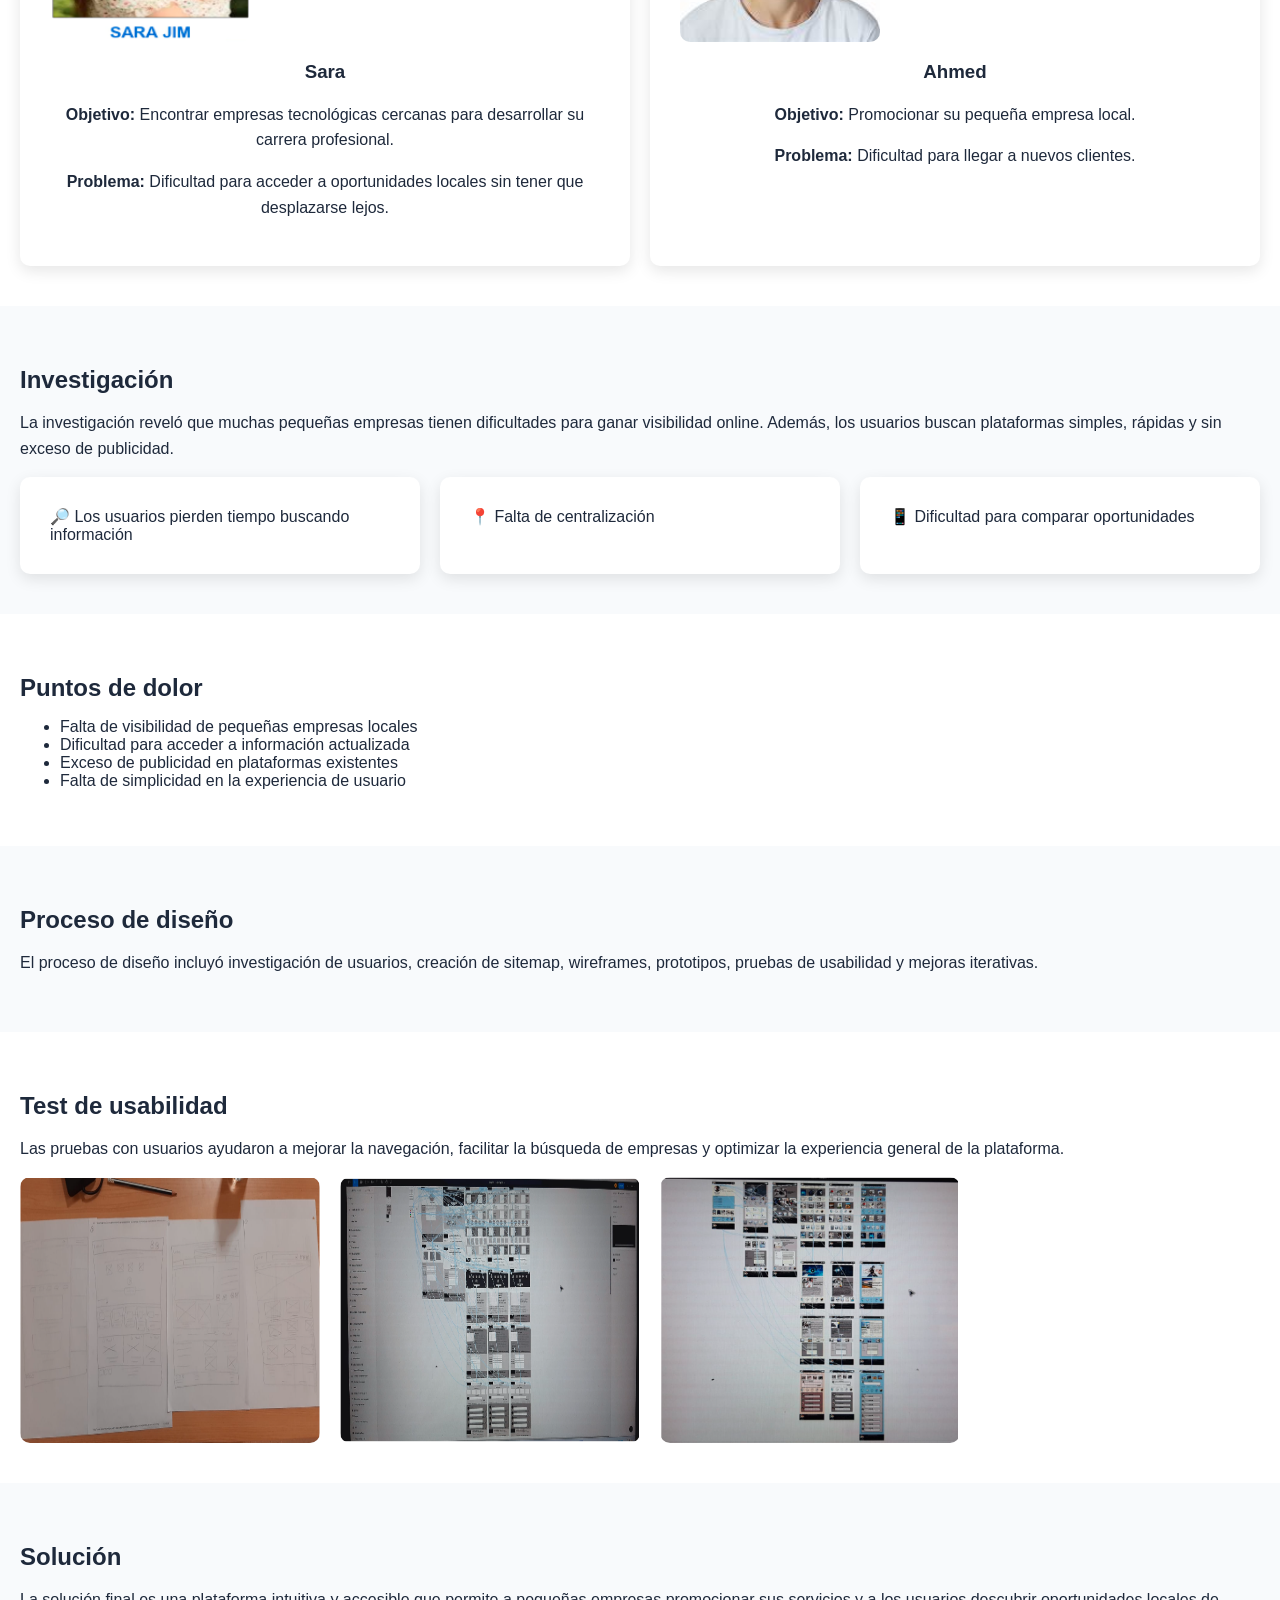
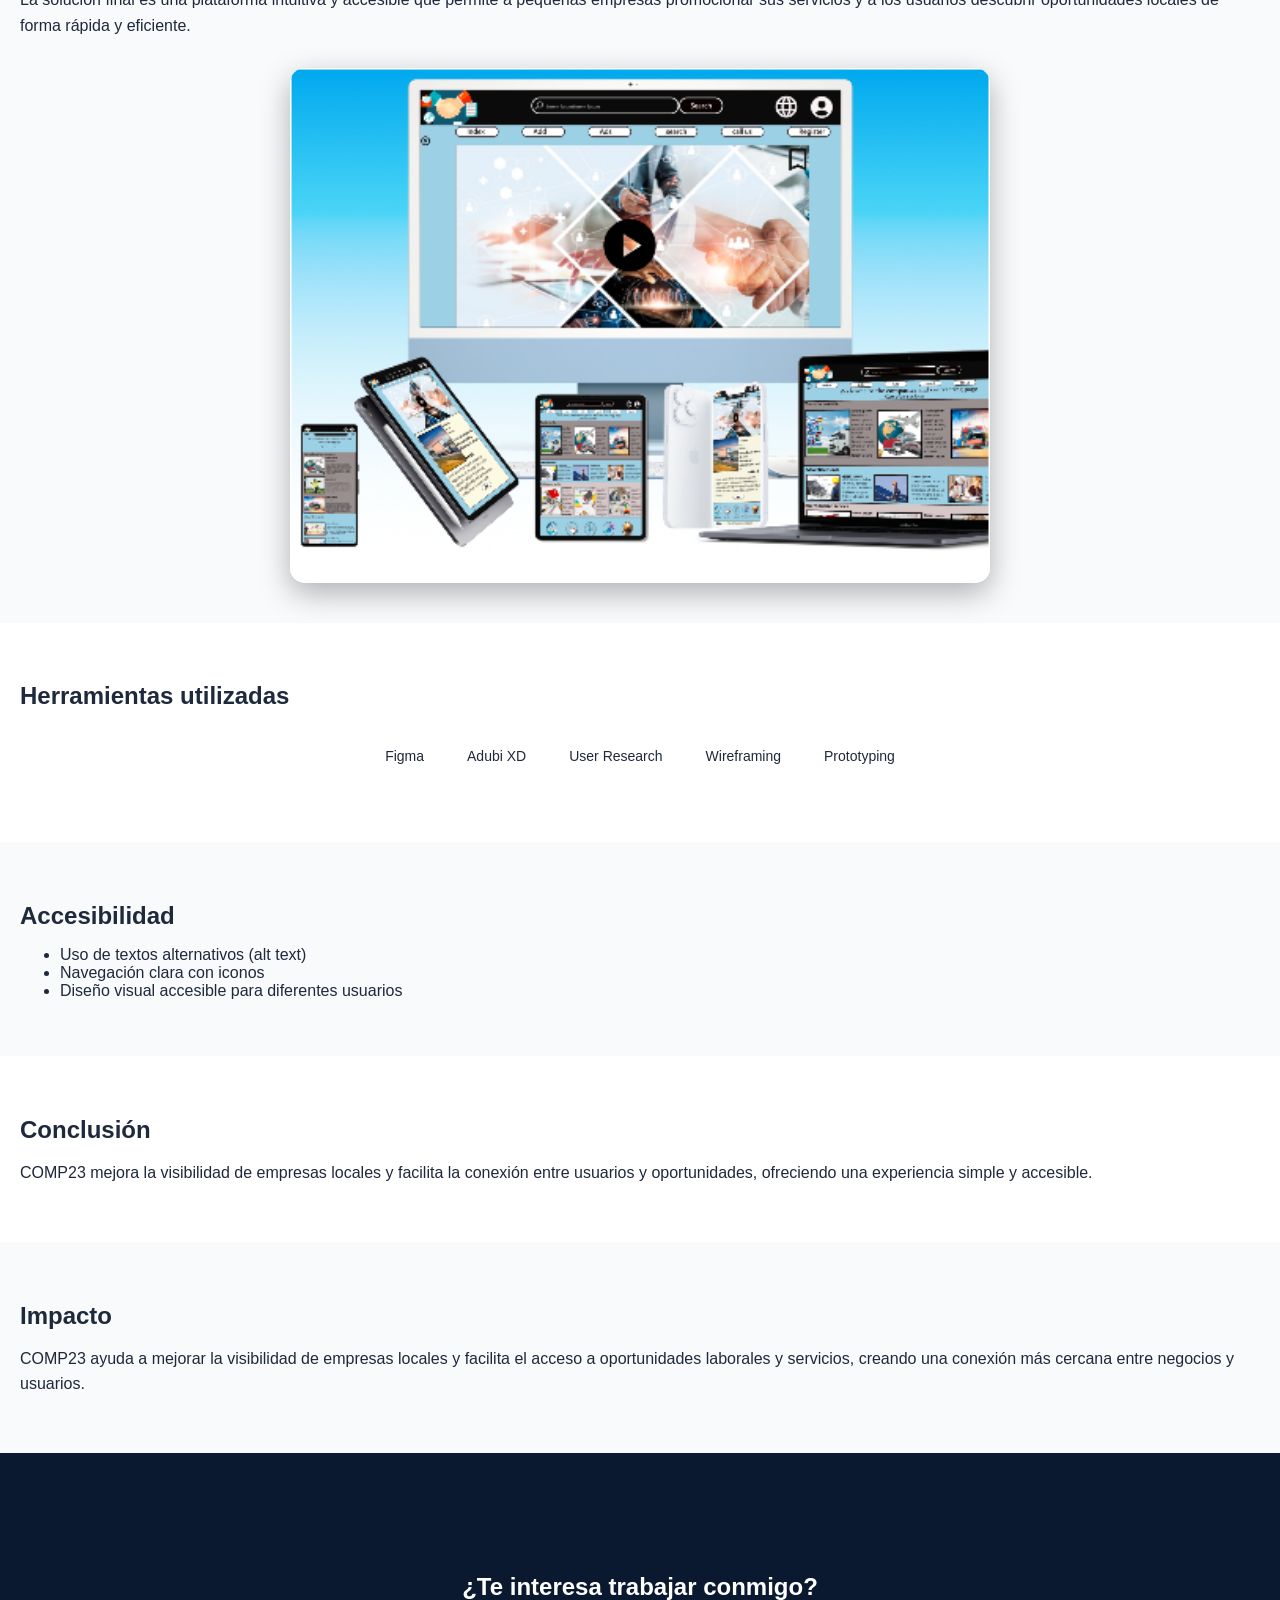
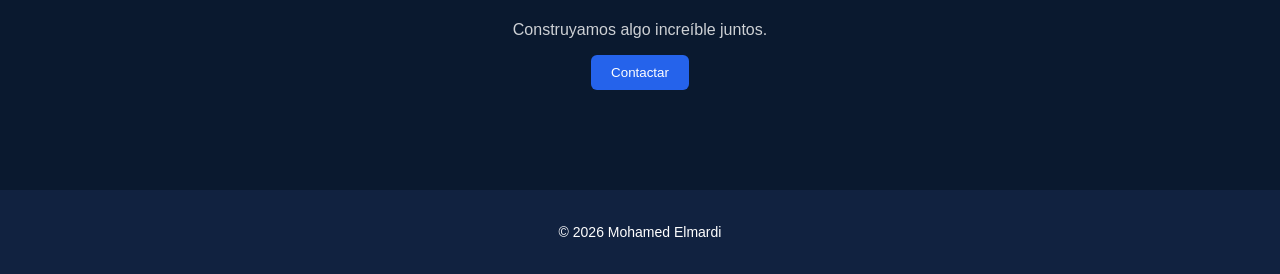
<file: project3.html>
<!DOCTYPE html>
<html lang="es">
<head>
  <meta charset="UTF-8">
  <meta name="viewport" content="width=device-width, initial-scale=1.0">
  <title>COMP23</title>
  <link rel="stylesheet" href="style.css">
</head>
<body>

<header class="navbar">
  <img src="image/Logo-moderno.png" alt="logo" width="75">

  <div class="menu-toggle">☰</div>

  <nav>
    <a href="index.html">Inicio</a>
    <a href="ux-ui.html">UX/UI</a>
    <a href="contact.html">Contact</a>
  </nav>
</header>
  <a href="ux-ui.html" class="back-btn">← Volver a UX/UI</a>

<section class="project-hero">
 <h1>COMP23</h1>
<p>
Plataforma web diseñada para ayudar a pequeñas empresas
a ganar visibilidad y conectar con clientes y oportunidades laborales.
</p>
</section>

<div class="project-meta">
  <span>📱 Diseño UX/UI</span>
  <span>⏱️ 2025</span>
  <span>🎯 Case Study</span>
</div>

<section class="section">
<h2>Problema</h2>
<p>
Las pequeñas empresas y emprendedores locales tienen dificultades para darse a conocer
y atraer clientes. Además, los usuarios encuentran complicado acceder a información
actualizada sobre servicios, ofertas y oportunidades laborales dentro de su ciudad.
</p>
</section>

<section class="section">
<h2>Objetivo</h2>
<p>
Diseñar una plataforma web que permita visibilizar empresas locales,
facilitar la conexión con clientes potenciales y ofrecer acceso a
oportunidades laborales de forma clara y accesible.
</p>
</section>

<section class="section">
  <h2>Mi rol</h2>
  <ul>
  <li>UX Designer</li>
  <li>UX Researcher</li>
  <li>Wireframing & Prototyping</li>
  <li>Usability Testing</li>
</ul>
</section>

<section class="section">
<h2>Usuarios</h2>
<p>
Emprendedores, pequeñas empresas y personas en búsqueda de empleo,
que necesitan una plataforma local accesible para conectar con oportunidades.
</p>
  <div class="grid">

    <div class="card persona">
  <img src="image/sara-jim.png" alt="Sara">
  <h3>Sara</h3>
  <p><strong>Objetivo:</strong> Encontrar empresas tecnológicas cercanas para desarrollar su carrera profesional.</p>
  <p><strong>Problema:</strong> Dificultad para acceder a oportunidades locales sin tener que desplazarse lejos.</p>
    </div>

    <div class="card persona">
      <img src="image/OIP (1).jfif" alt="Jordi">
      <h3>Ahmed</h3>
      <p><strong>Objetivo:</strong> Promocionar su pequeña empresa local.</p>
      <p><strong>Problema:</strong> Dificultad para llegar a nuevos clientes.</p>
    </div>

  </div>
</section>

<section class="section">
<h2>Investigación</h2>
<p>
La investigación reveló que muchas pequeñas empresas
tienen dificultades para ganar visibilidad online.
Además, los usuarios buscan plataformas simples,
rápidas y sin exceso de publicidad.
</p>

  <div class="grid">
    <div class="card">🔎 Los usuarios pierden tiempo buscando información</div>
    <div class="card">📍 Falta de centralización</div>
    <div class="card">📱 Dificultad para comparar oportunidades</div>
  </div>

</section>

<section class="section">
<h2>Puntos de dolor</h2>
<ul>
  <li>Falta de visibilidad de pequeñas empresas locales</li>
  <li>Dificultad para acceder a información actualizada</li>
  <li>Exceso de publicidad en plataformas existentes</li>
  <li>Falta de simplicidad en la experiencia de usuario</li>
</ul>
</section>

<section class="section">
<h2>Proceso de diseño</h2>
<p>
El proceso de diseño incluyó investigación de usuarios,
creación de sitemap, wireframes, prototipos,
pruebas de usabilidad y mejoras iterativas.
</p>
</section>

<section class="section">
<h2>Test de usabilidad</h2>
<p>
Las pruebas con usuarios ayudaron a mejorar la navegación,
facilitar la búsqueda de empresas
y optimizar la experiencia general de la plataforma.
</p>

  <div class="image-grid">
    <img src="image/farm1.png" alt="Diseño final COMP23">
    <img src="image/farm2.png" alt="Diseño final COMP23">
    <img src="image/farm3.png" alt="Diseño final COMP23">
  </div>
</section>

  <section class="section">
<h2>Solución</h2>
<p>
La solución final es una plataforma intuitiva y accesible
que permite a pequeñas empresas promocionar sus servicios
y a los usuarios descubrir oportunidades locales de forma rápida y eficiente.
</p>
  <img src="image/fin.png" alt="Diseño final COMP23" class="final-design">
</section>

<section class="section">
  <h2>Herramientas utilizadas</h2>

  <div class="project-meta">
    <span>Figma</span>
    <span>Adubi XD</span>
    <span>User Research</span>
    <span>Wireframing</span>
    <span>Prototyping</span>
  </div>
</section>

<section class="section">
<h2>Accesibilidad</h2>
<ul>
  <li>Uso de textos alternativos (alt text)</li>
  <li>Navegación clara con iconos</li>
  <li>Diseño visual accesible para diferentes usuarios</li>
</ul>
</section>

<section class="section">
<h2>Conclusión</h2>
<p>
COMP23 mejora la visibilidad de empresas locales y facilita la conexión
entre usuarios y oportunidades, ofreciendo una experiencia simple y accesible.
</p>
</section>

<section class="section">
  <h2>Impacto</h2>
<p>
COMP23 ayuda a mejorar la visibilidad de empresas locales
y facilita el acceso a oportunidades laborales y servicios,
creando una conexión más cercana entre negocios y usuarios.
</p>
</section>

<section class="cta">
  <h2>¿Te interesa trabajar conmigo?</h2>
<p>Construyamos algo increíble juntos.</p>
  <a href="index.html">
    <button>Contactar</button>
  </a>
</section>


<footer class="footer">
  <p>© 2026 Mohamed Elmardi</p>
</footer>

<script>
const elements = document.querySelectorAll(".card");

const observer = new IntersectionObserver(entries => {
  entries.forEach(entry => {
    if(entry.isIntersecting){
      entry.target.classList.add("show");
    }
  });
});

elements.forEach(el => observer.observe(el));

// ===== mobile menu =====

const menuToggle = document.querySelector(".menu-toggle");
const nav = document.querySelector(".navbar nav");

menuToggle.addEventListener("click", () => {
  nav.classList.toggle("active");
});
</script>

</body>
</html>
</file>
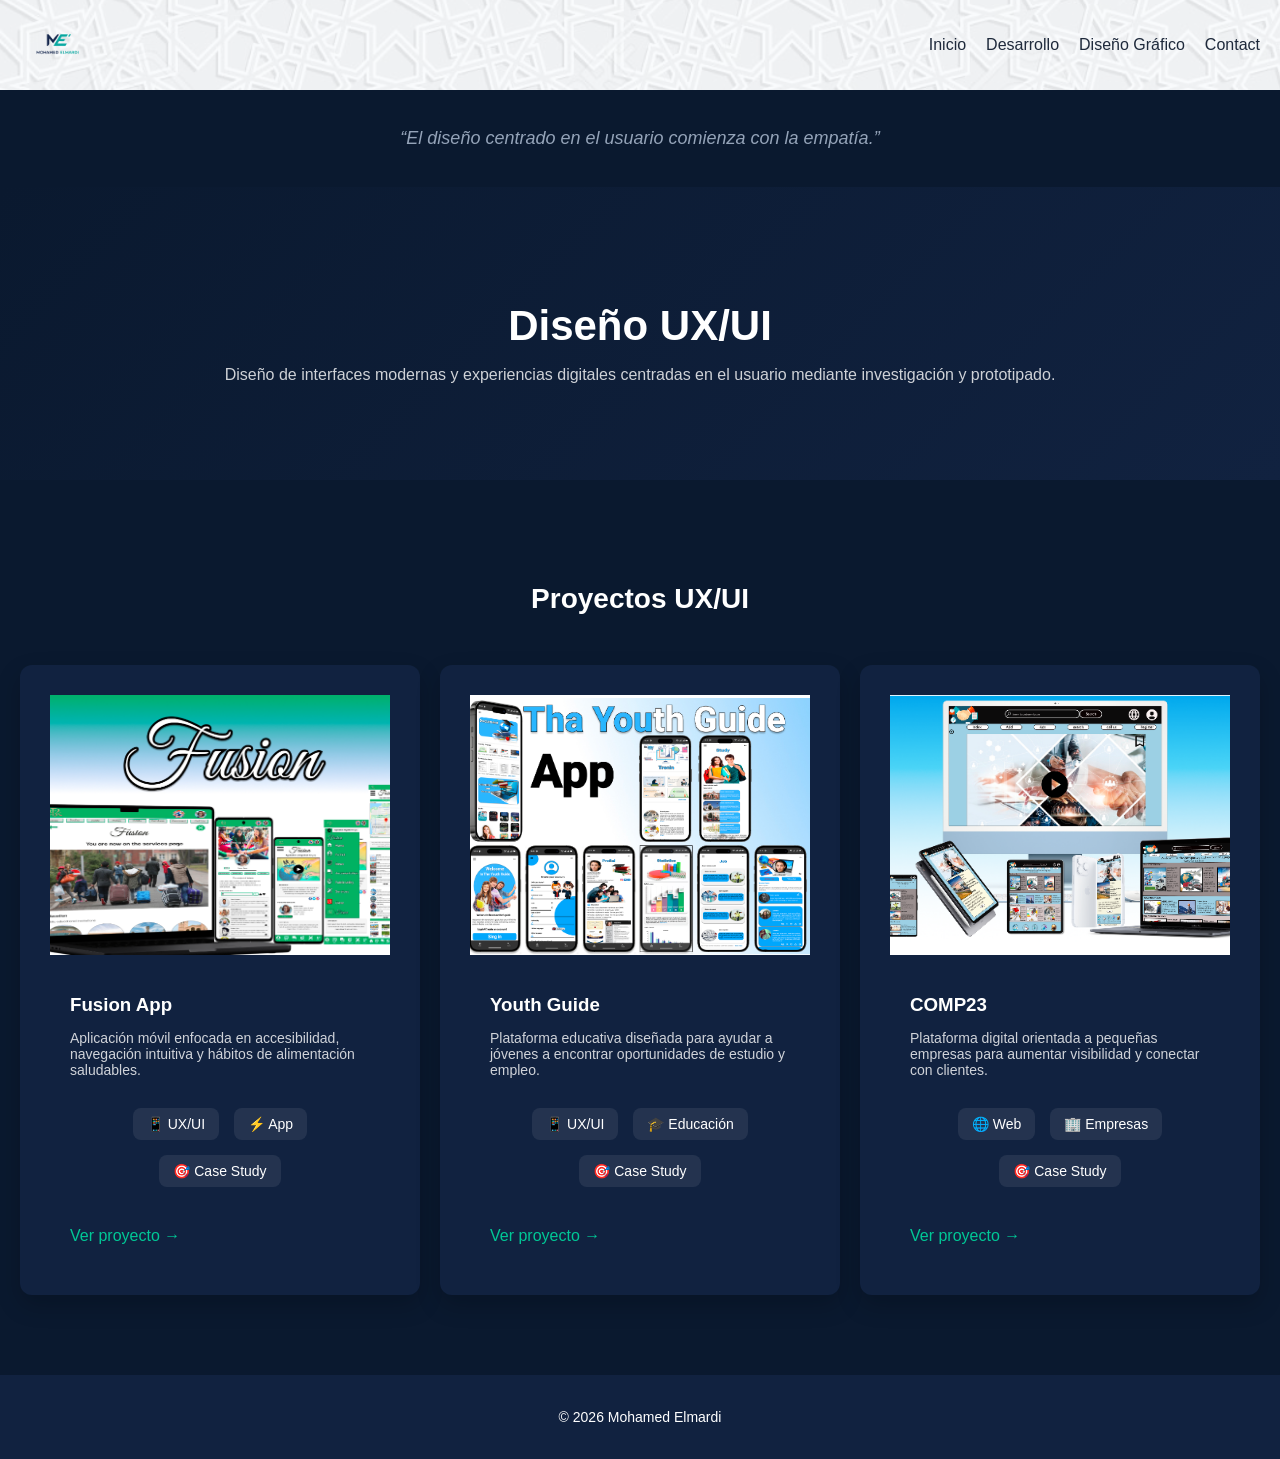
<file: ux-ui.html>
<!DOCTYPE html>
<html lang="es">
<head>
  <meta charset="UTF-8">
  <meta name="viewport" content="width=device-width, initial-scale=1.0">
  <title>UX/UI Projects</title>
  <link rel="stylesheet" href="style.css">
</head>
<body>

<header class="navbar">
  <img src="image/Logo-moderno.png" alt="logo" width="75">

<div class="menu-toggle">☰</div>

  <nav>
  <a href="index.html">Inicio</a>
  <a href="dev.html">Desarrollo</a>
  <a href="graphic.html">Diseño Gráfico</a>
  <a href="contact.html">Contact</a>
</nav>
</header>

<section class="page-quote">
  <p>“El diseño centrado en el usuario comienza con la empatía.”</p>
</section>
<!-- HERO -->
<section class="page-hero">
  <h1>Diseño UX/UI</h1>
  <p>
Diseño de interfaces modernas y experiencias digitales
centradas en el usuario mediante investigación y prototipado.
</p>
</section>

<!-- PROJECTS -->
<section class="projects">

  <h2 class="section-title">Proyectos UX/UI</h2>

    <div class="grid">

  <!-- PROJECT 1 -->
  <a href="project1.html" class="project card">
    <img src="image/final-pro.png" alt="Fusion App">

    <div class="project-content">
      <h3>Fusion App</h3>
      <p>
        Aplicación móvil enfocada en accesibilidad,
        navegación intuitiva y hábitos de alimentación saludables.
      </p>

      <div class="project-meta">
        <span>📱 UX/UI</span>
        <span>⚡ App</span>
        <span>🎯 Case Study</span>
      </div>

      <span class="project-link">Ver proyecto →</span>
    </div>
  </a>

  <!-- PROJECT 2 -->
  <a href="project2.html" class="project card">
    <img src="image/final-pro-p2.png" alt="Youth Guide">

    <div class="project-content">
      <h3>Youth Guide</h3>
      <p>
        Plataforma educativa diseñada para ayudar
        a jóvenes a encontrar oportunidades de estudio y empleo.
      </p>

      <div class="project-meta">
        <span>📱 UX/UI</span>
        <span>🎓 Educación</span>
        <span>🎯 Case Study</span>
      </div>

      <span class="project-link">Ver proyecto →</span>
    </div>
  </a>

  <!-- PROJECT 3 -->
  <a href="project3.html" class="project card">
    <img src="image/fin.png" alt="COMP23">

    <div class="project-content">
      <h3>COMP23</h3>
      <p>
        Plataforma digital orientada a pequeñas empresas
        para aumentar visibilidad y conectar con clientes.
      </p>

      <div class="project-meta">
        <span>🌐 Web</span>
        <span>🏢 Empresas</span>
        <span>🎯 Case Study</span>
      </div>

      <span class="project-link">Ver proyecto →</span>
    </div>
  </a>

</div>
</section>

<footer class="footer">
  <p>© 2026 Mohamed Elmardi</p>
</footer>

<script>
const elements = document.querySelectorAll(".card");

const observer = new IntersectionObserver(entries => {
  entries.forEach(entry => {
    if(entry.isIntersecting){
      entry.target.classList.add("show");
    }
  });
});

elements.forEach(el => observer.observe(el));

// ===== mobile menu =====

const menuToggle = document.querySelector(".menu-toggle");
const nav = document.querySelector(".navbar nav");

menuToggle.addEventListener("click", () => {
  nav.classList.toggle("active");
});
</script>

</body>
</html>
</file>
<file: style.css>
/* =========================
   🌍 GLOBAL
========================= */

* {
  box-sizing: border-box;
}

html {
  scroll-behavior: smooth;
}

body {
  margin: 0;
  font-family: 'Inter', sans-serif;
  background: #0A192F;
  color: white;
  display: flex;
  flex-direction: column;
  min-height: 100vh;
}
main {
  flex: 1;
}

img {
  max-width: 100%;
  display: block;
}

/* =========================
   🔝 NAVBAR
========================= */

.navbar {
  display: flex;
  justify-content: space-between;
  align-items: center;
  padding: 20px;
  background: #F8FAFC;
  background: url(image/nav-bar.png);
  position: sticky;
  top: 0;
  z-index: 1000;
  width: 100%;
  position: relative;
}

.navbar a {
  margin-left: 20px;
  text-decoration: none;
  color: #1E293B;
  font-weight: 500;
}

.navbar nav {
  display: flex;
  align-items: center;
}
.navbar a:hover {
  color: #00C896;
}

.menu-toggle {
  display: none;
  font-size: 28px;
  cursor: pointer;
  color: #1E293B;
}
/* =========================
   🚀 HERO
========================= */

.hero {
  padding: 70px 20px;
  text-align: center;
  min-height: auto;
  display: flex;
  justify-content: center;
  align-items: center;
  flex-direction: column;
}

.hero-text {
  max-width: 700px;
}
.hero h1 {
  font-size: 40px;
  text-shadow: 0 0 10px rgba(0,200,150,0.3);
}

.hero p {
  opacity: 0.8;
  margin-bottom: 20px;
}

/* =========================
   💼 HERO PAGES
========================= */

.page-hero,
.project-hero {
  background: linear-gradient(135deg, #0A192F, #112240);
  text-align: center;
}

.page-hero {
  padding: 80px 20px;
}

.project-hero {
  padding: 120px 20px;
}

.page-hero h1,
.project-hero h1 {
  font-size: 42px;
  margin-bottom: 10px;
}

.page-hero p,
.project-hero p {
  opacity: 0.8;
}

.portfolio-quote{
  text-align:center;
  padding: 40px 20px 60px;
  max-width: 800px;
  margin: auto;
}

.portfolio-quote p{
  font-size: 20px;
  line-height: 1.8;
  color:#CBD5E1;
  font-style: italic;
}

.page-quote{
  text-align:center;
  padding: 20px;
}

.page-quote p{
  color:#94A3B8;
  font-style: italic;
  font-size: 18px;
}

/* =========================
   📦 SECTIONS
========================= */

.section {
  padding: 40px 20px;
  background: #F8FAFC;
  color: #1E293B;
}

.section:nth-child(even) {
  background: #ffffff;
}

.section h2 {
  margin-bottom: 10px;
}

.section p {
  line-height: 1.6;
}

.section-title {
  text-align: center;
  margin-bottom: 50px;
  font-size: 28px;
}

/* =========================
   🧩 LAYOUT
========================= */

.two-columns {
  display: flex;
  gap: 40px;
}

.two-columns div {
  flex: 1;
}

/* =========================
   🧱 SERVICES
========================= */

.services {
  display: flex;
  justify-content: space-around;
  padding: 70px 20px;
  background: #F8FAFC;
  color: #1E293B;
  box-shadow: 0 5px 20px rgba(0,0,0,0.3);

}

.services a {
  text-decoration: none;
  color: inherit;
}

/* =========================
   🪪 CARD
========================= */

.card {
  background: white;
  padding: 30px;
  border-radius: 10px;
  box-shadow: 0 5px 15px rgba(0,0,0,0.1);
  transition: 0.5s ease;
  opacity: 0;
  transform: translateY(40px);
  cursor: pointer;
}

.card:hover {
  transform: translateY(-10px);
}

.show {
  opacity: 1;
  transform: translateY(0);
}

/* =========================
   🖼 IMAGE MODAL
========================= */

.image-modal {
  display: none;
  position: fixed;
  z-index: 2000;
  padding-top: 50px;
  left: 0;
  top: 0;
  width: 100%;
  height: 100%;
  background: rgba(0,0,0,0.9);
}

.modal-content {
  display: block;
  margin: auto;
  max-width: 90%;
  max-height: 85vh;
  border-radius: 10px;
}

.close-modal {
  position: absolute;
  top: 20px;
  right: 35px;
  color: white;
  font-size: 40px;
  cursor: pointer;
}

.modal-content {
  animation: zoom 0.3s ease;
}

@keyframes zoom {

  from {
    transform: scale(0.7);
  }

  to {
    transform: scale(1);
  }

}

/* =========================
   📁 PROJECTS
========================= */

.projects {
  padding: 80px 20px;
}

.grid {
  display: grid;
  grid-template-columns: repeat(auto-fit, minmax(250px, 1fr));
  gap: 20px;
}

.project {
  background: #112240;
  border-radius: 12px;
  overflow: hidden;
  box-shadow: 0 10px 25px rgba(0,0,0,0.2);
  transition: 0.3s ease;
  text-decoration: none;
  color: inherit;
}

.project:hover {
  transform: translateY(-6px);
  border: 1px solid #00C896;
}

.project img {
  width: 100%;
  height: 260px;
  object-fit: cover;
  transition: 0.4s ease;
}

.project:hover img {
  transform: scale(1.05);
}

.project-content {
  padding: 20px;
}

.project-content h3 {
  margin-bottom: 10px;
}

.project-content p {
  font-size: 14px;
  opacity: 0.8;
}

/* ===== project meta ===== */

.project-meta {
  margin: 30px auto;
  display: flex;
  justify-content: center;
  gap: 15px;
  flex-wrap: wrap;
  font-size: 14px;
}

.project-meta span {
  background: rgba(255,255,255,0.08);
  padding: 8px 14px;
  border-radius: 8px;
}

.final-design {
  width: 80%;
  max-width: 700px;
  margin: 30px auto 0;
  border-radius: 15px;
  display: block;
  box-shadow: 0 10px 30px rgba(0,0,0,0.3);
}

/* =========================
   🔘 BUTTONS
========================= */

button {
  background: #2563EB;
  border: none;
  padding: 10px 20px;
  color: white;
  cursor: pointer;
  border-radius: 6px;
  font-weight: 500;
  transition: 0.3s ease;
}

button:hover {
  background: #00C896;
  transform: scale(1.05);
}

.project-link {
  display: inline-block;
  margin-top: 10px;
  color: #00C896;
  font-weight: 500;
  transition: 0.3s;
}

.project:hover .project-link {
  letter-spacing: 0.5px;
}

.project-buttons {
  display: flex;
  gap: 10px;
  margin-top: 15px;
}

.project-buttons a {
  background: #2563EB;
  color: white;
  text-decoration: none;
  padding: 8px 14px;
  border-radius: 6px;
  font-size: 14px;
  transition: 0.3s;
}

.project-buttons a:hover {
  background: #00C896;
}

/* =========================
   📸 IMAGE GRID
========================= */

.image-grid {
  display: flex;
  gap: 20px;
  flex-wrap: wrap;
}

.image-grid img {
  max-width: 300px;
  border-radius: 10px;
  transition: 0.3s;
  cursor: pointer;
}

.image-grid img:hover{
  transform: scale(1.03);
}

/* =========================
   👤 PERSONA
========================= */

.persona {
  text-align: center;
}

.persona img {
  width: 200px;
  height: 200px;
  border-radius: 10px;
  margin-bottom: 10px;
}

/* =========================
   📢 CTA
========================= */

.cta {
  text-align: center;
  padding: 100px 20px;
  background: #0A192F;
}

.cta p {
  opacity: 0.8;
}

/* =========================
   🔙 BACK
========================= */

.back-btn {
  display: inline-block;
  margin: 20px;
  color: #00C896;
  text-decoration: none;
}

/* =========================
   📞 CONTACT
========================= */

.contact {
  text-align: center;
  padding: 50px;
  
  background: url(image/nav-bar.png);
  
  color: #1E293B;
}

.contact-page {
  display: flex;
  justify-content: center;
  align-items: center;
  height: 80vh;
}

.contact-card {
  background: #112240;
  padding: 40px;
  border-radius: 15px;
  text-align: center;
  max-width: 400px;
}

.contact-card img {
  width: 160px;
  height: 160px;
  border-radius: 50%;
  margin: 0 auto 20px;
  object-fit: cover;
  border: 4px solid #00c896;
  box-shadow: 0 5px 20px rgba(0,0,0,0.3);
}

.contact-links {
  display: flex;
  justify-content: center;
  gap: 15px;
  margin-bottom: 20px;
}

.contact-links a {
  text-decoration: none;
  color: #00C896;
}

.contact-links a:hover {
  text-decoration: underline;
}

/* =========================
   📄 CV PREVIEW
========================= */

.cv-preview {
  padding: 60px 20px;
  text-align: center;
}

.cv-preview h2 {
  margin-bottom: 30px;
}

.cv-preview img {
  width: 100%;
  max-width: 500px;
  height: auto;
  margin: auto;
  border-radius: 12px;
  border: 2PX solid #00C896;
  box-shadow: 0 10px 30px rgba(0,0,0,0.4);
  transition: 0.3s;
}

.cv-preview img:hover {
  transform: scale(1.02);
}

.cv-buttons {
  display: flex;
  justify-content: center;
  gap: 15px;
  margin-top: 20px;
  flex-wrap: wrap;
}

.secondary-btn {
  background: #00C896;
}

/* =========================
   📦 FOOTER
========================= */

.footer {
  text-align: center;
  padding: 20px;
  margin-top: auto;
  background: #112240;
  font-size: 14px;
}

.section-subtitle{
  margin: 50px 0 20px;
  font-size: 24px;
  text-align: center;
  color: #00C896;
}

/* =========================
   🏆 CERTIFICATIONS
========================= */

.certifications {
  padding: 60px 20px;
  text-align: center;
}

.certifications h2 {
  margin-bottom: 30px;
}

.cert-grid {
  display: flex;
  justify-content: center;
  gap: 20px;
  flex-wrap: wrap;
}

.cert-img {
  width: 220px;
  border-radius: 12px;
  border: 4px solid #00C896;
  cursor: pointer;
  transition: 0.3s;
  box-shadow: 0 5px 15px rgba(0,0,0,0.3);
}

.cert-img:hover {
  transform: scale(1.05);
}


/* =========================
   📱 RESPONSIVE
========================= */

@media (max-width: 768px) {

  .services {
    flex-direction: column;
    gap: 20px;
    padding: 20px;
  }

  .grid {
    grid-template-columns: 1fr;
  }

  .navbar {
  display: flex;
  justify-content: space-between;
  align-items: center;
  padding: 15px 20px;
  
}

.navbar img { 
  width: 55px; 
}

  .navbar nav {
  display: none; 
  position: absolute; 
  top: 70px; 
  right: 20px; 
  background: white; 
  padding: 15px; 
  border-radius: 10px; 
  flex-direction: column; 
  gap: 12px; 
  box-shadow: 0 5px 20px rgba(0,0,0,0.2);
}
.navbar nav.active {
  display: flex;
}
  .navbar a {
    margin-left: 0;
    font-size: 14px;
  }
  
  .menu-toggle {
  display: block; 
  font-size: 28px; 
  cursor: pointer;
}


  .two-columns {
    flex-direction: column;
  }
  
  .hero {
  padding: 30px 20px;
}

  .hero h1 {
    font-size: 30px;
  }
.hero p {
  font-size: 14px;
}  

.services {
  padding: 25px 15px;
}

.portfolio-quote p {
  font-size: 16px;
  line-height: 1.6;
}
}

.contact-desc {
  font-size: 14px;
  opacity: 0.8;
  margin-bottom: 20px;
}
</file>
